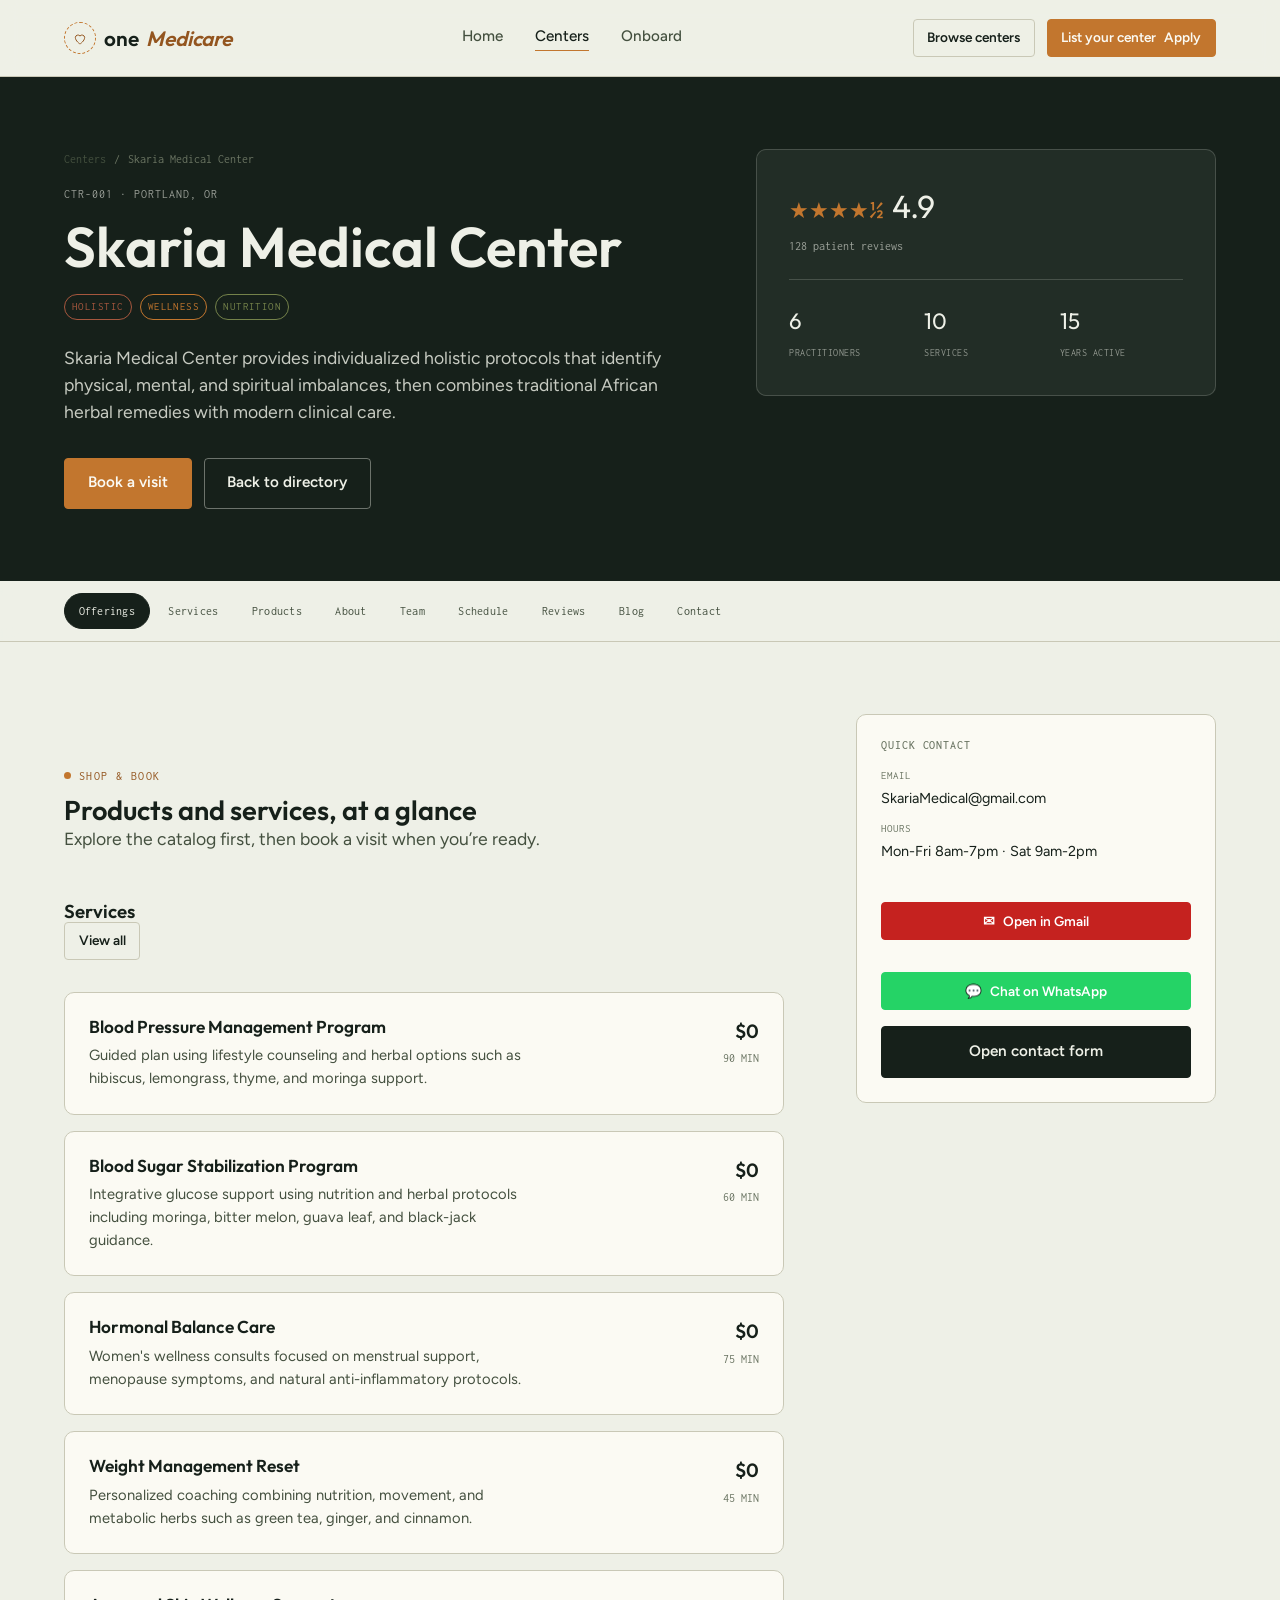
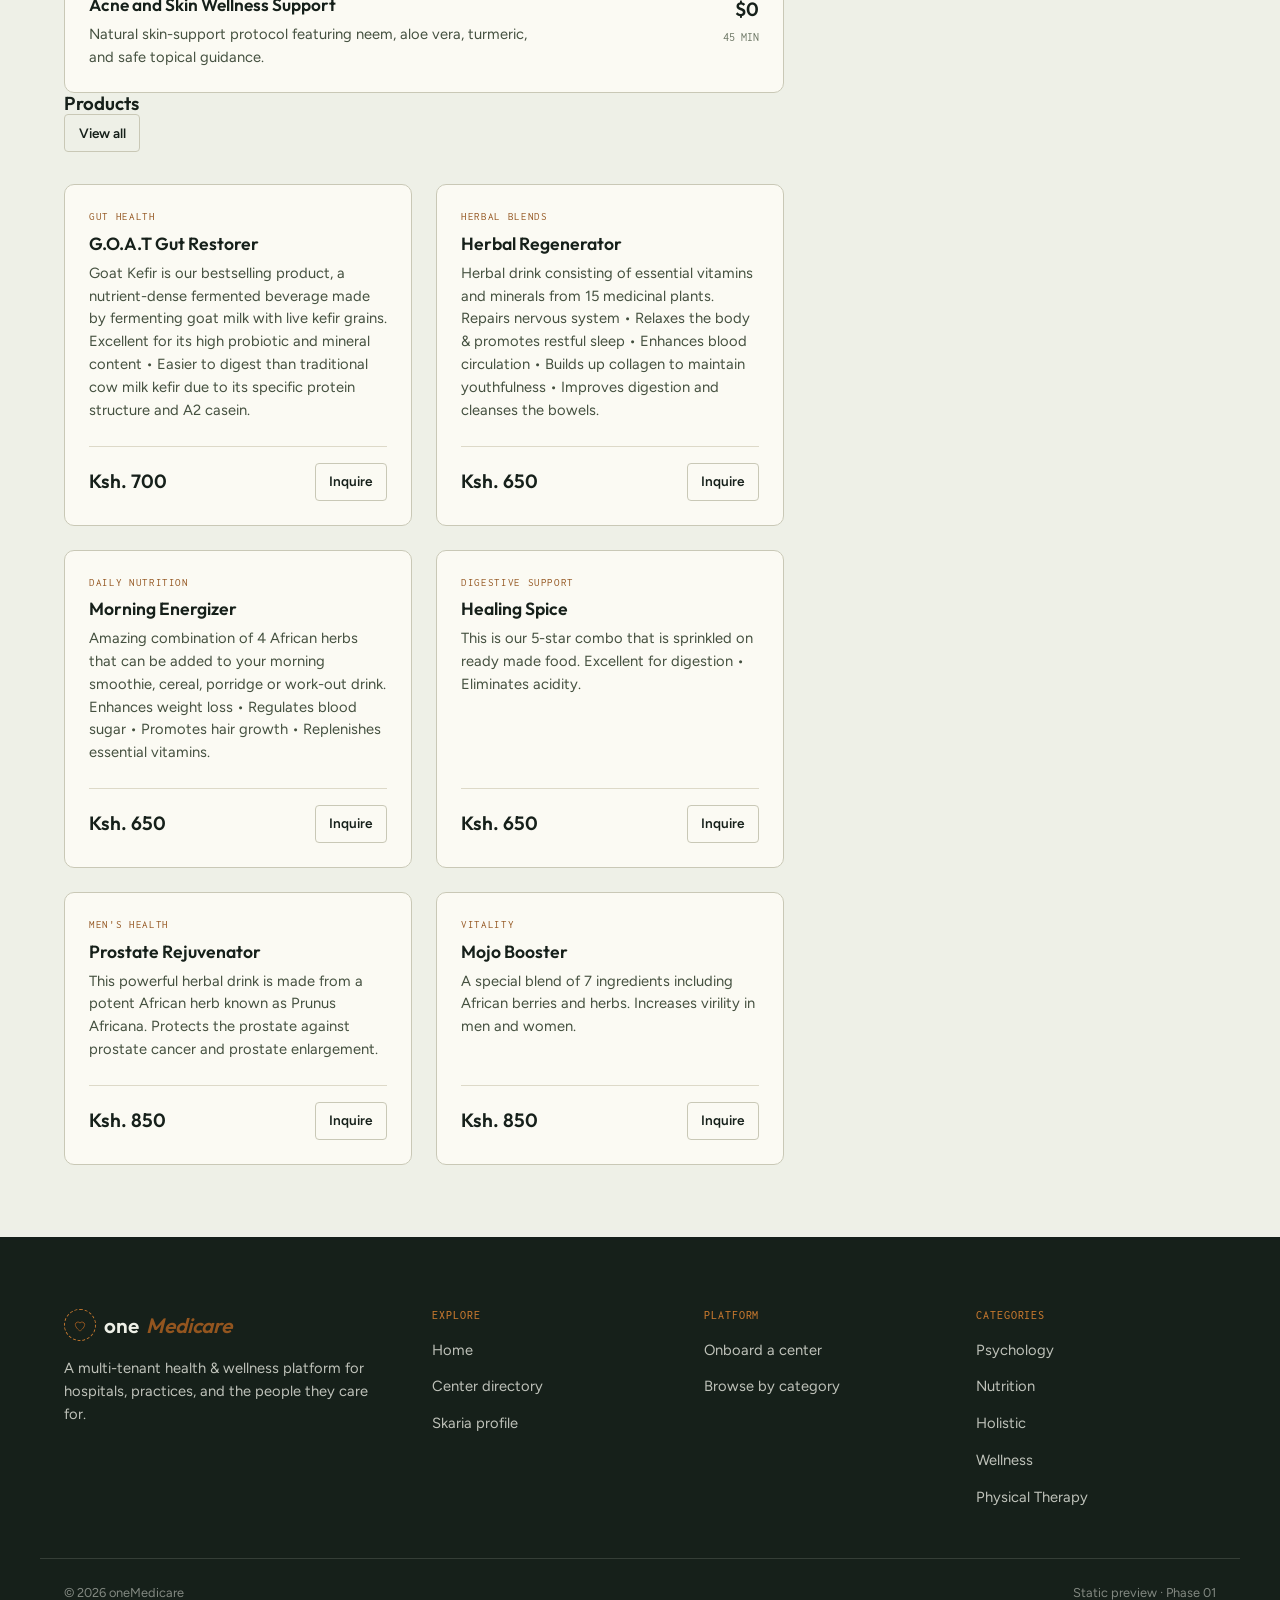
<file: center.html>
<!DOCTYPE html>
<html lang="en">
<head>
  <meta charset="UTF-8" />
  <meta name="viewport" content="width=device-width, initial-scale=1.0" />
  <meta name="description" content="Center profile on oneMedicare: services, team, products, blog, and contact." />
  <title>Center profile | oneMedicare</title>
  <link rel="stylesheet" href="assets/styles.css" />
</head>
<body id="centerProfile">
  <header class="site-header" data-site-header data-active="centers"></header>

  <main>
    <section class="profile-hero" id="profileHero"></section>

    <div class="profile-tabs-wrap">
      <div class="container">
        <nav class="profile-tabs" id="profileTabs" role="tablist" aria-label="Center sections"></nav>
      </div>
    </div>

    <div class="container profile-body">
      <div class="profile-main">
        <div class="tab-panels" id="tabPanels"></div>
      </div>
      <aside class="profile-sidebar" id="profileSidebar"></aside>
    </div>
  </main>

  <footer class="site-footer" data-site-footer></footer>

  <script src="assets/data.js"></script>
  <script src="assets/app.js"></script>
</body>
</html>
</file>
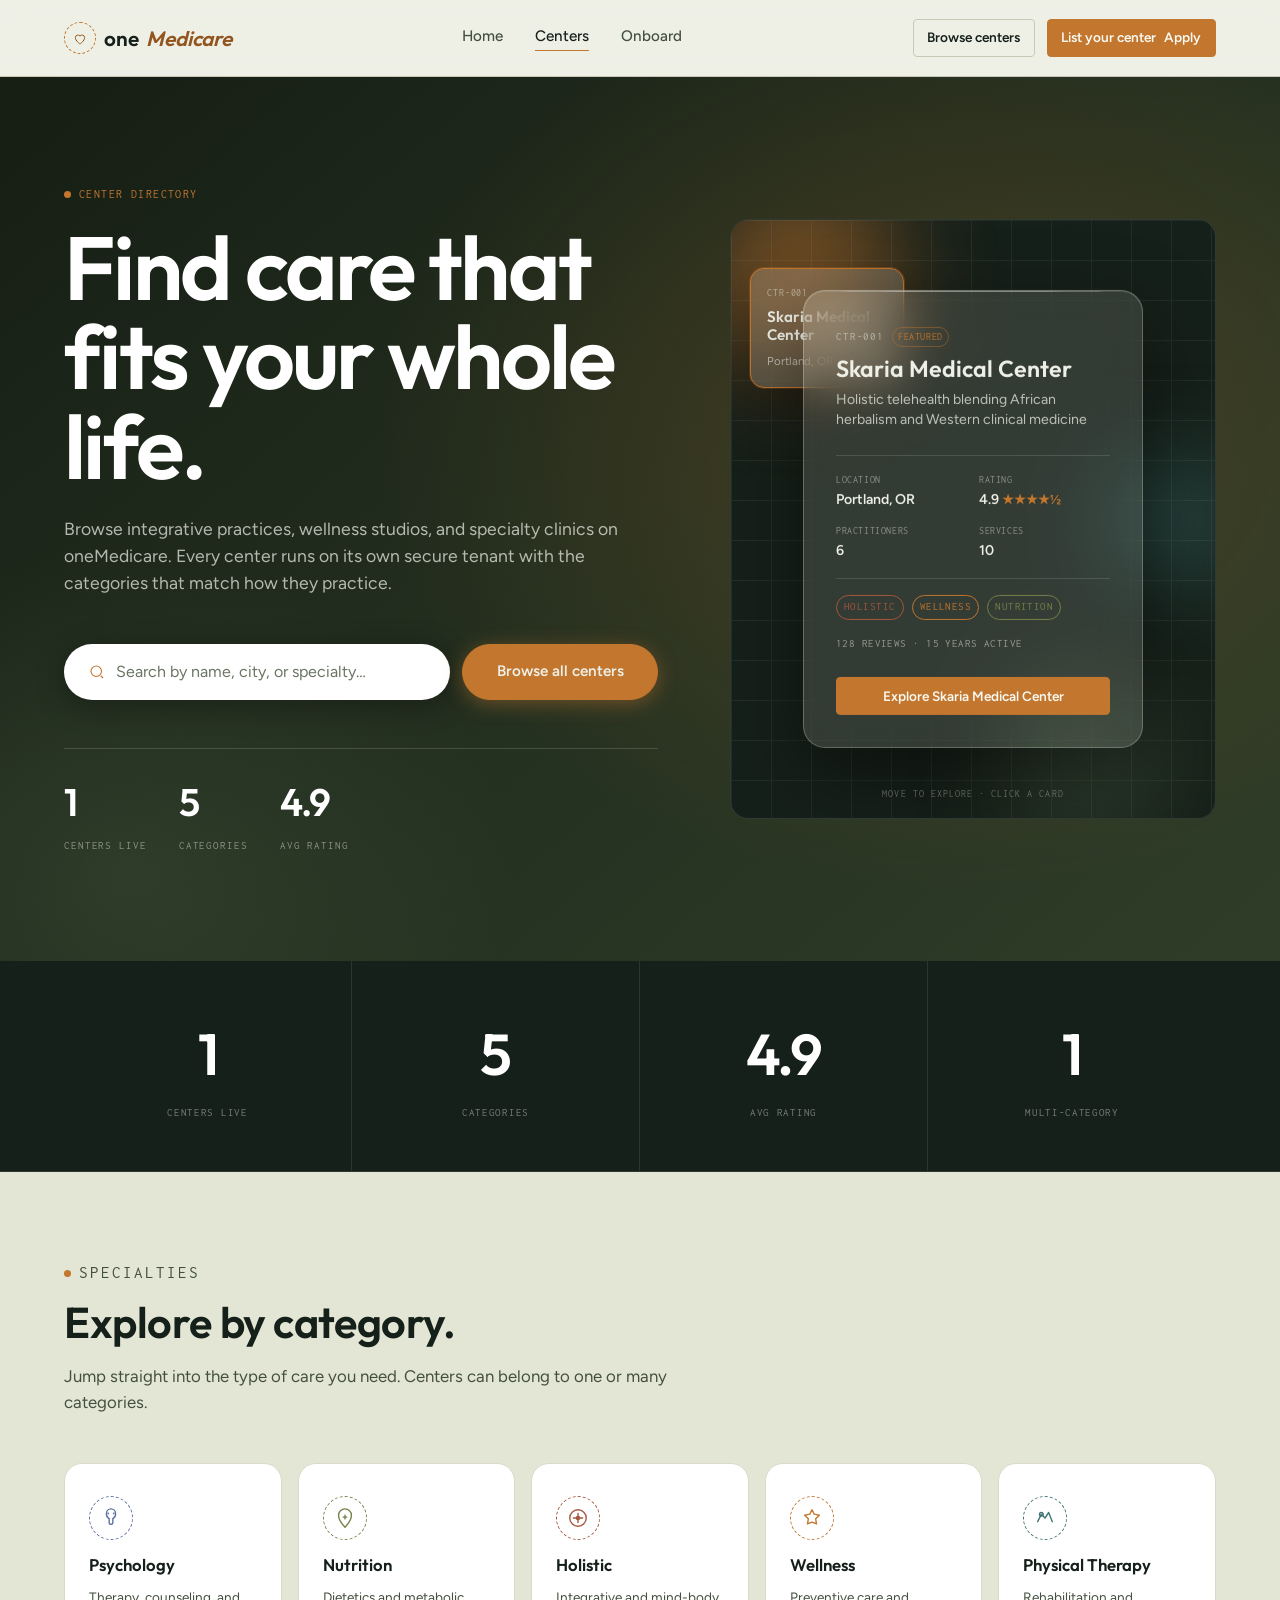
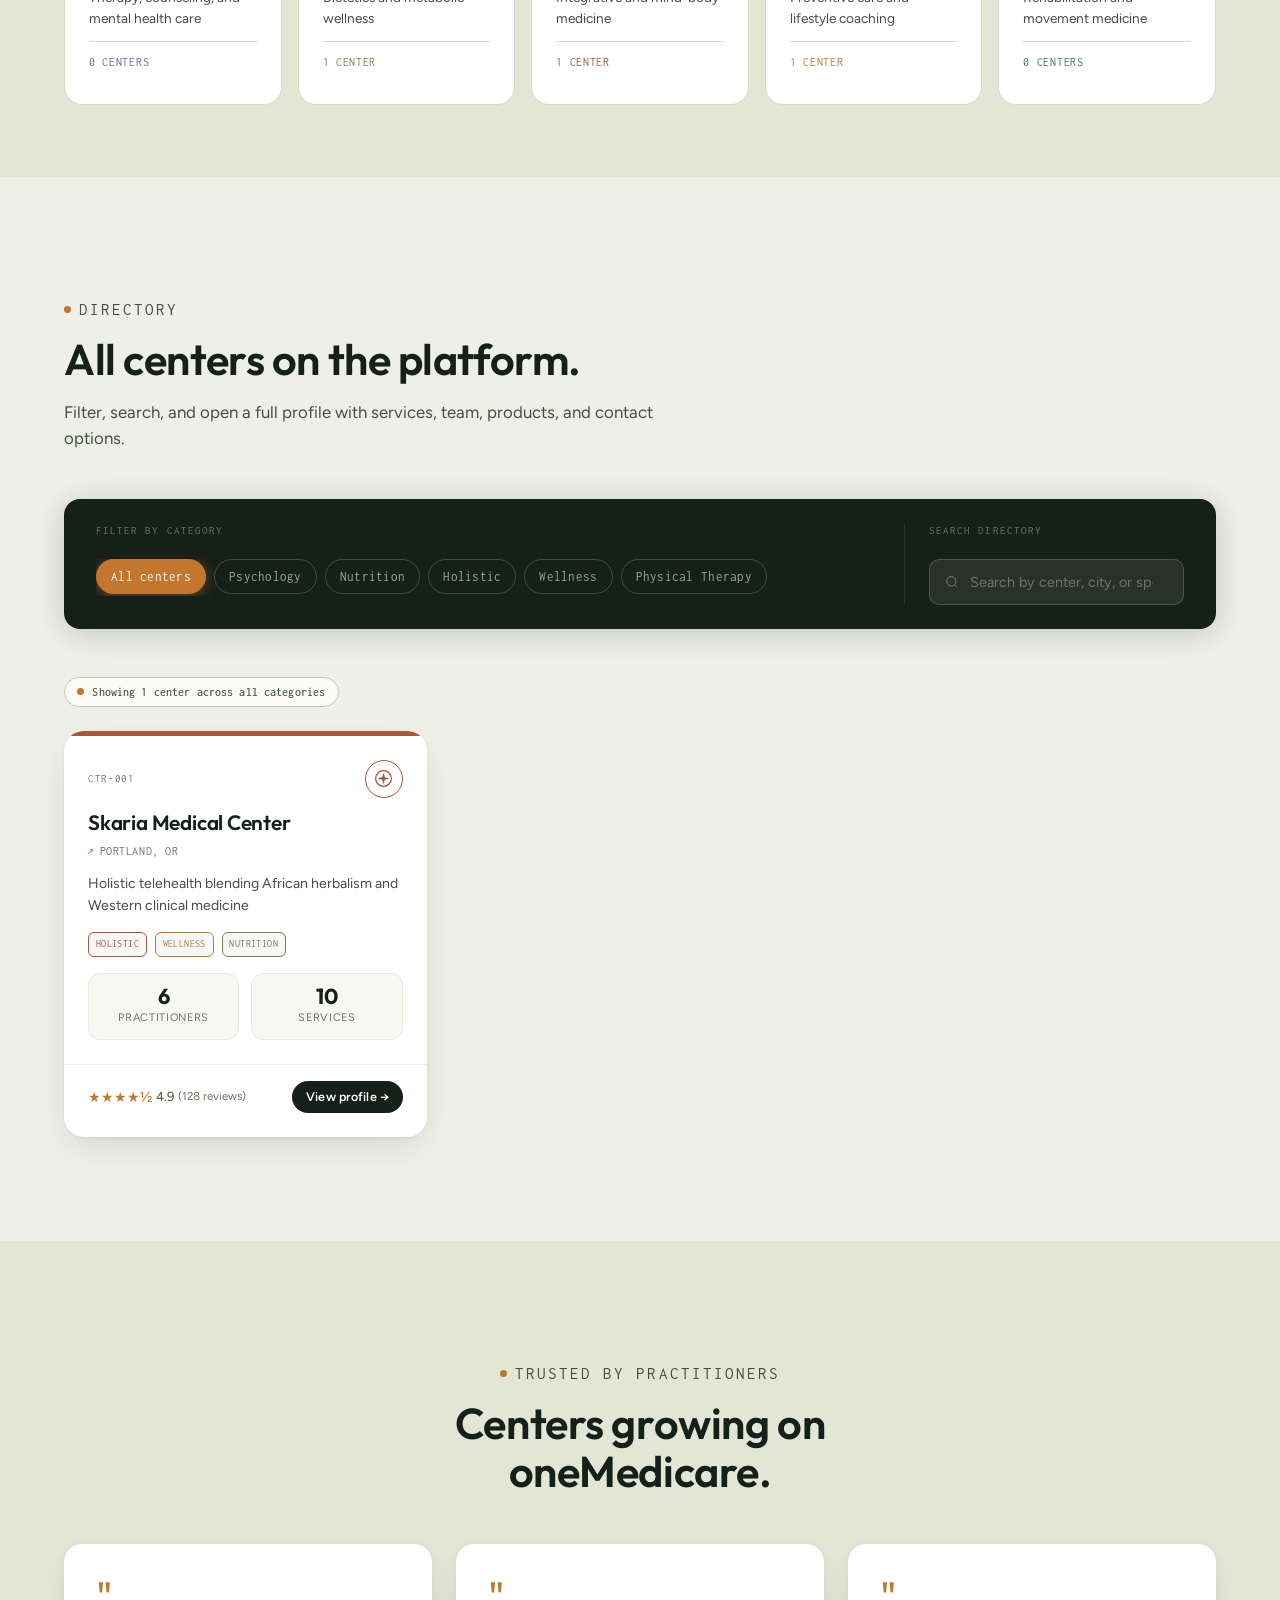
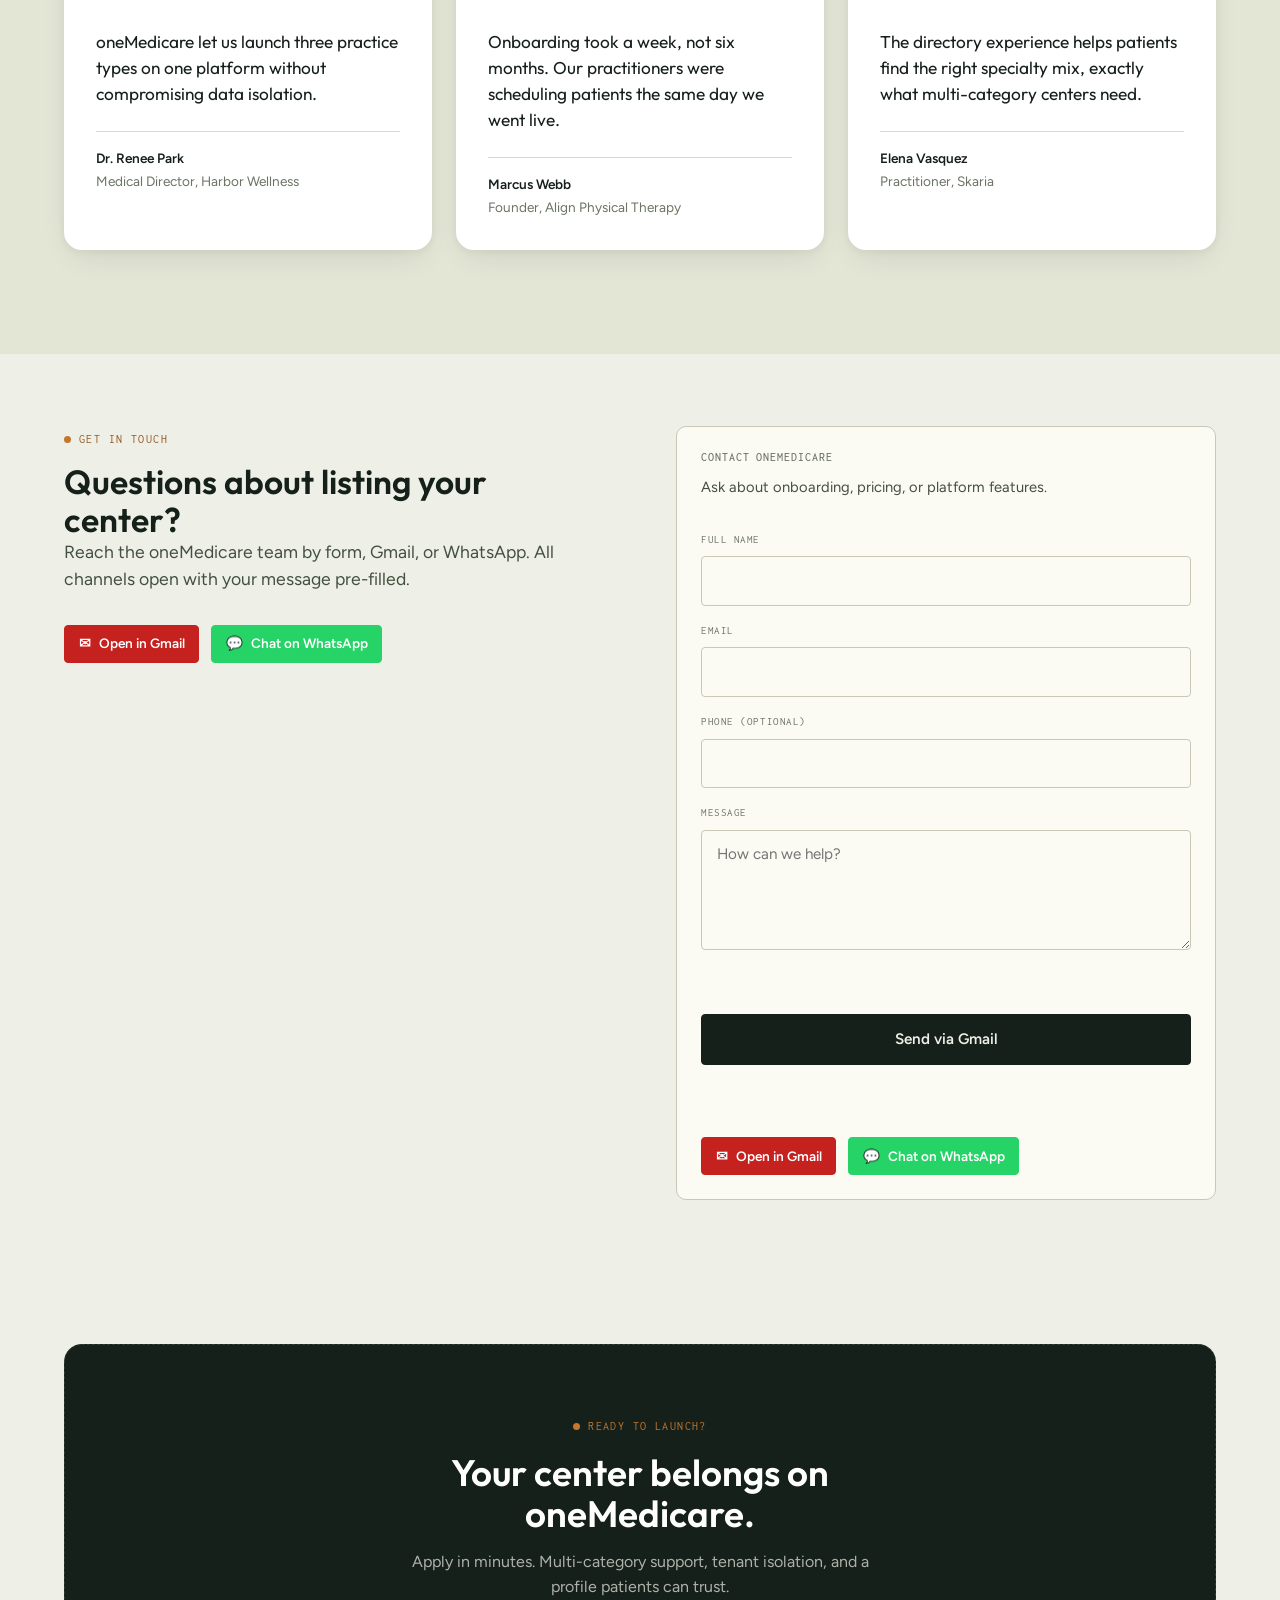
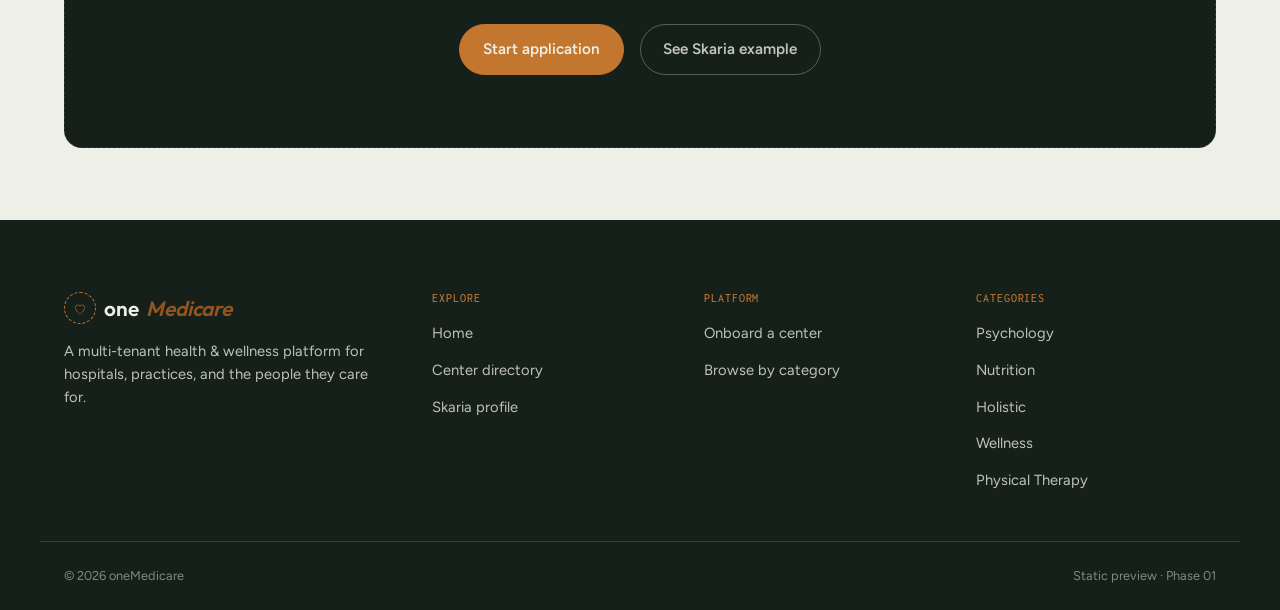
<file: centers.html>
<!DOCTYPE html>
<html lang="en">
<head>
  <meta charset="UTF-8" />
  <meta name="viewport" content="width=device-width, initial-scale=1.0" />
  <meta name="description" content="Discover holistic, wellness, psychology, and therapy centers on oneMedicare. Find care near you or list your practice." />
  <title>Find your center | oneMedicare</title>
  <link rel="stylesheet" href="assets/styles.css" />
  <link rel="stylesheet" href="assets/centers.css" />
</head>
<body id="centersPage">
  <header class="site-header" data-site-header data-active="centers"></header>

  <main>
    <section class="centers-hero hero section">
      <div class="container hero-grid">
        <div class="hero-copy">
          <p class="eyebrow">Center directory</p>
          <h1>Find care that fits your whole life.</h1>
          <p class="lede">
            Browse integrative practices, wellness studios, and specialty clinics on oneMedicare.
            Every center runs on its own secure tenant with the categories that match how they practice.
          </p>
          <div class="centers-hero-search">
            <label class="search-field search-field--hero" for="heroSearch">
              <svg viewBox="0 0 24 24" fill="none" stroke="currentColor" stroke-width="1.5" aria-hidden="true"><circle cx="11" cy="11" r="7"/><path d="M20 20l-3-3"/></svg>
              <span class="visually-hidden">Search centers</span>
              <input type="search" id="heroSearch" placeholder="Search by name, city, or specialty…" autocomplete="off" />
            </label>
            <a href="#browse" class="btn btn-primary">Browse all centers</a>
          </div>
          <div class="hero-meta" id="centersHeroMeta" aria-label="Directory highlights"></div>
        </div>
        <div class="hero-scene-wrap">
          <div class="hero-scene" id="centersHeroScene" data-hero-scene tabindex="0" aria-label="Interactive center preview. Move pointer to explore centers.">
            <div class="hero-scene__ambient" aria-hidden="true">
              <span class="hero-orb hero-orb--a"></span>
              <span class="hero-orb hero-orb--b"></span>
              <span class="hero-orb hero-orb--c"></span>
              <span class="hero-scene__grid"></span>
            </div>
            <div class="hero-scene__stage" data-scene-stage>
              <div class="hero-scene__orbit" data-scene-orbit role="listbox" aria-label="Select a center"></div>
              <article class="glass-core" data-glass-core aria-live="polite"></article>
            </div>
            <p class="hero-scene__hint" aria-hidden="true">Move to explore · Click a card</p>
          </div>
        </div>
      </div>
    </section>

    <section class="stat-strip" aria-label="Platform statistics">
      <div class="container stat-strip-inner" id="centersStats"></div>
    </section>

    <section class="section section--tight band-paper-deep">
      <div class="container">
        <div class="section-head reveal">
          <p class="eyebrow">Specialties</p>
          <h2>Explore by category.</h2>
          <p>Jump straight into the type of care you need. Centers can belong to one or many categories.</p>
        </div>
        <div class="category-grid" id="centersCategoryStrip"></div>
      </div>
    </section>

    <section class="section" id="browse">
      <div class="container">
        <div class="section-head reveal">
          <p class="eyebrow">Directory</p>
          <h2>All centers on the platform.</h2>
          <p>Filter, search, and open a full profile with services, team, products, and contact options.</p>
        </div>

        <div class="directory-toolbar" aria-label="Directory controls">
          <div class="toolbar-block toolbar-block--filters">
            <p class="toolbar-label">Filter by category</p>
            <div role="group" aria-label="Filter by category" class="filter-pills" id="filterPills"></div>
          </div>
          <div class="toolbar-block toolbar-block--search">
            <p class="toolbar-label">Search directory</p>
            <label class="search-field" for="centerSearch">
              <svg viewBox="0 0 24 24" fill="none" stroke="currentColor" stroke-width="1.5" aria-hidden="true"><circle cx="11" cy="11" r="7"/><path d="M20 20l-3-3"/></svg>
              <span class="visually-hidden">Search centers</span>
              <input type="search" id="centerSearch" placeholder="Search by center, city, or specialty" autocomplete="off" />
            </label>
          </div>
        </div>

        <p class="directory-meta" id="directoryMeta" aria-live="polite"></p>
        <div class="center-grid" id="centerGrid"></div>

        <div class="empty-state" id="emptyState" aria-hidden="true">
          <div class="empty-icon" aria-hidden="true">
            <svg viewBox="0 0 24 24" fill="none" stroke="currentColor" stroke-width="1.5"><circle cx="11" cy="11" r="7"/><path d="M8 11h6M11 8v6"/></svg>
          </div>
          <h3>No centers match</h3>
          <p>Try clearing your filters or searching with a different term.</p>
          <button type="button" class="btn btn-ghost" id="clearFilters">Clear filters</button>
        </div>
      </div>
    </section>

    <section class="section band-paper-deep">
      <div class="container">
        <div class="section-head section-head--center reveal">
          <p class="eyebrow">Trusted by practitioners</p>
          <h2>Centers growing on oneMedicare.</h2>
        </div>
        <div class="testimonial-grid" id="centersTestimonials"></div>
      </div>
    </section>

    <section class="section section--tight" id="centersContact">
      <div class="container contact-split reveal">
        <div class="contact-split-copy">
          <p class="eyebrow">Get in touch</p>
          <h2>Questions about listing your center?</h2>
          <p class="lede">Reach the oneMedicare team by form, Gmail, or WhatsApp. All channels open with your message pre-filled.</p>
          <div class="channel-buttons" id="platformChannelBtns"></div>
        </div>
        <div class="contact-split-form sidebar-card" id="platformContactForm"></div>
      </div>
    </section>

    <section class="section section--tight">
      <div class="container">
        <div class="cta-banner reveal">
          <p class="eyebrow">Ready to launch?</p>
          <h2>Your center belongs on oneMedicare.</h2>
          <p>Apply in minutes. Multi-category support, tenant isolation, and a profile patients can trust.</p>
          <div class="cta-actions">
            <a href="onboard.html" class="btn btn-primary">Start application</a>
            <a href="index.html" class="btn btn-ghost">See Skaria example</a>
          </div>
        </div>
      </div>
    </section>
  </main>

  <footer class="site-footer" data-site-footer></footer>

  <script src="assets/data.js"></script>
  <script src="assets/app.js"></script>
</body>
</html>
</file>
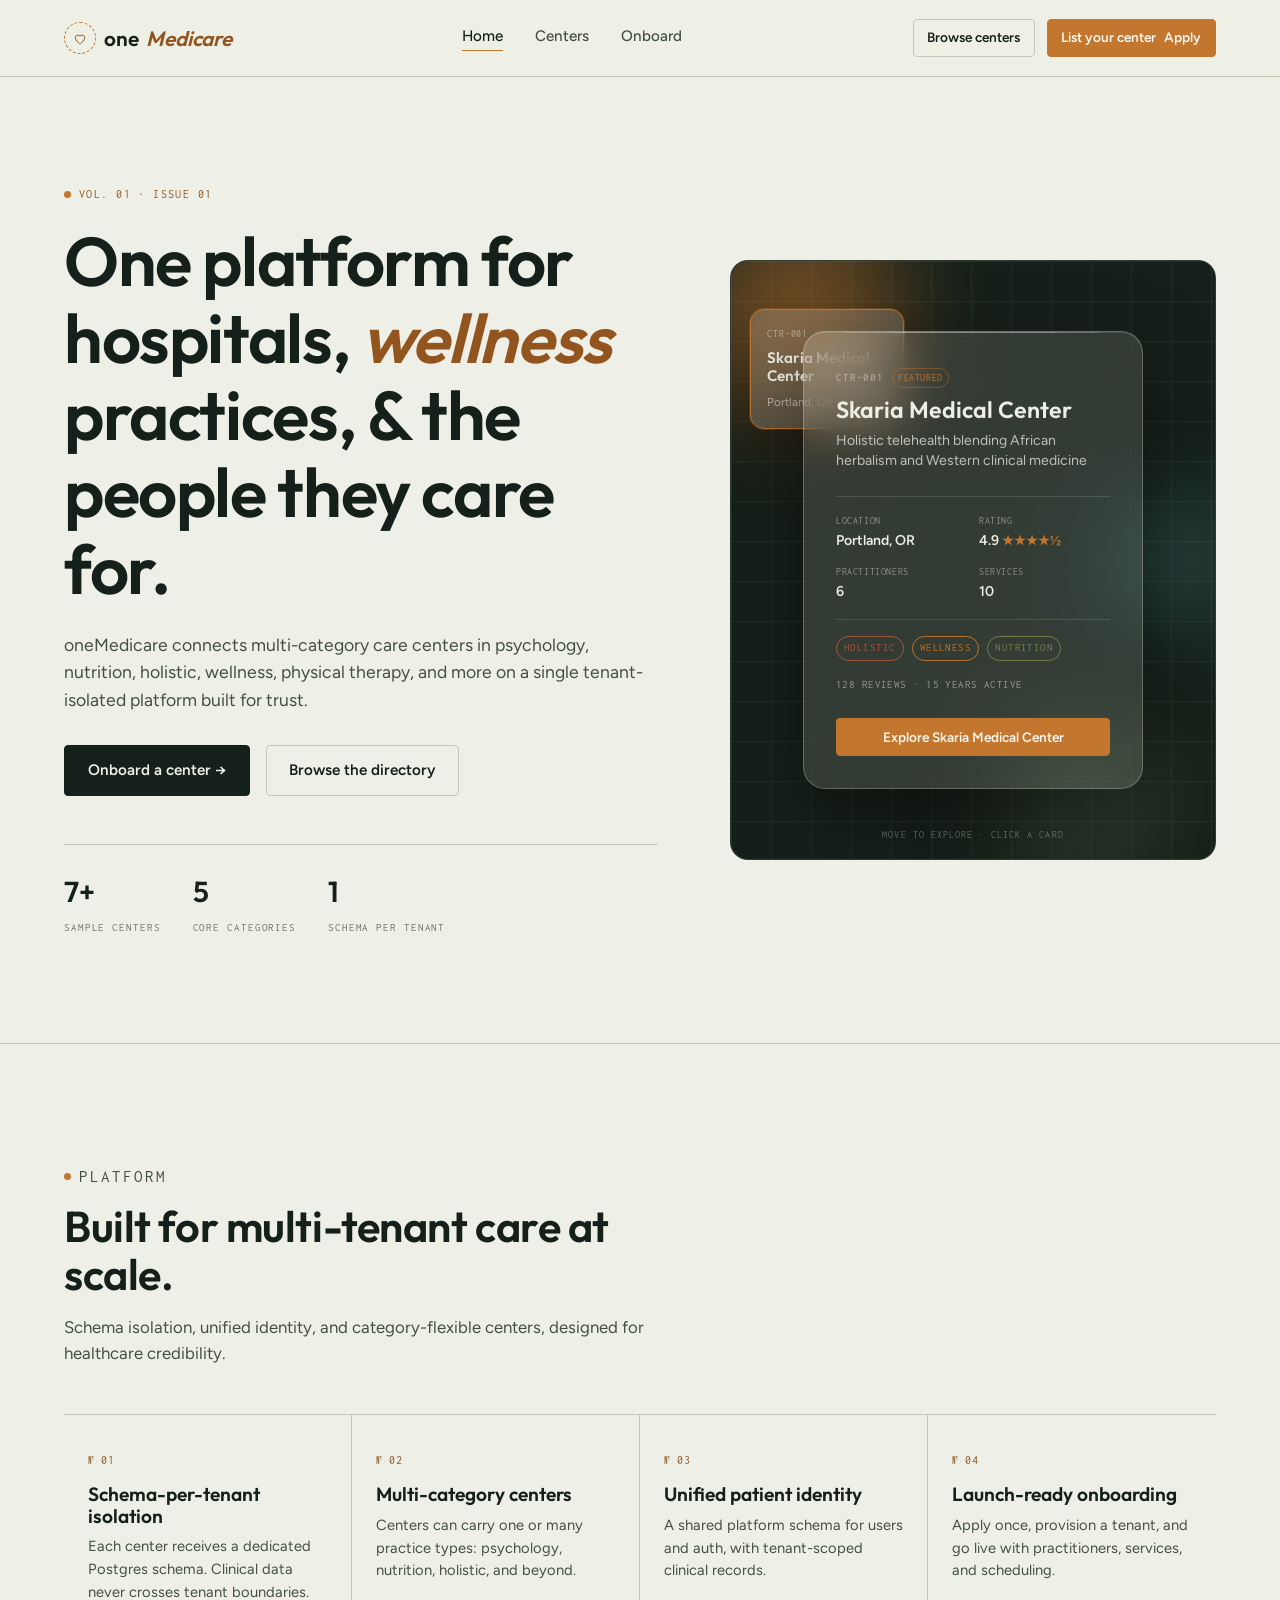
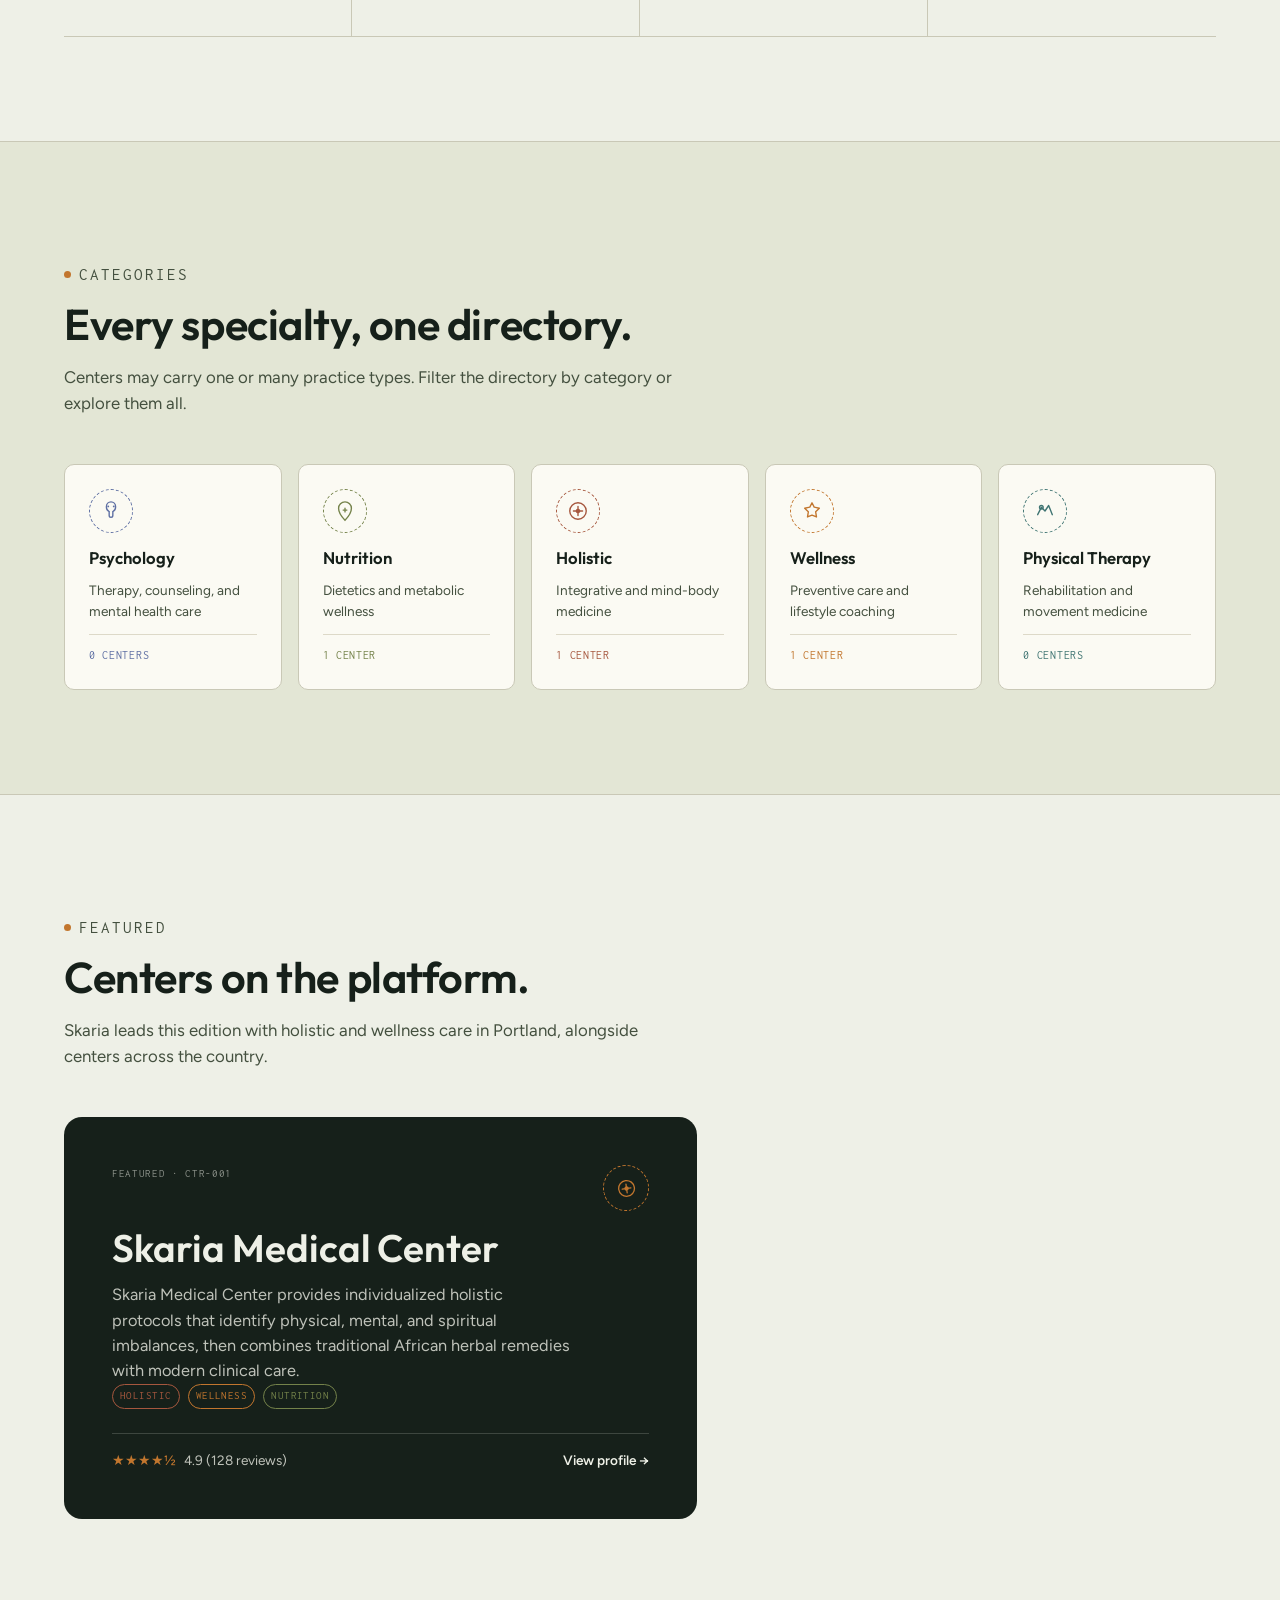
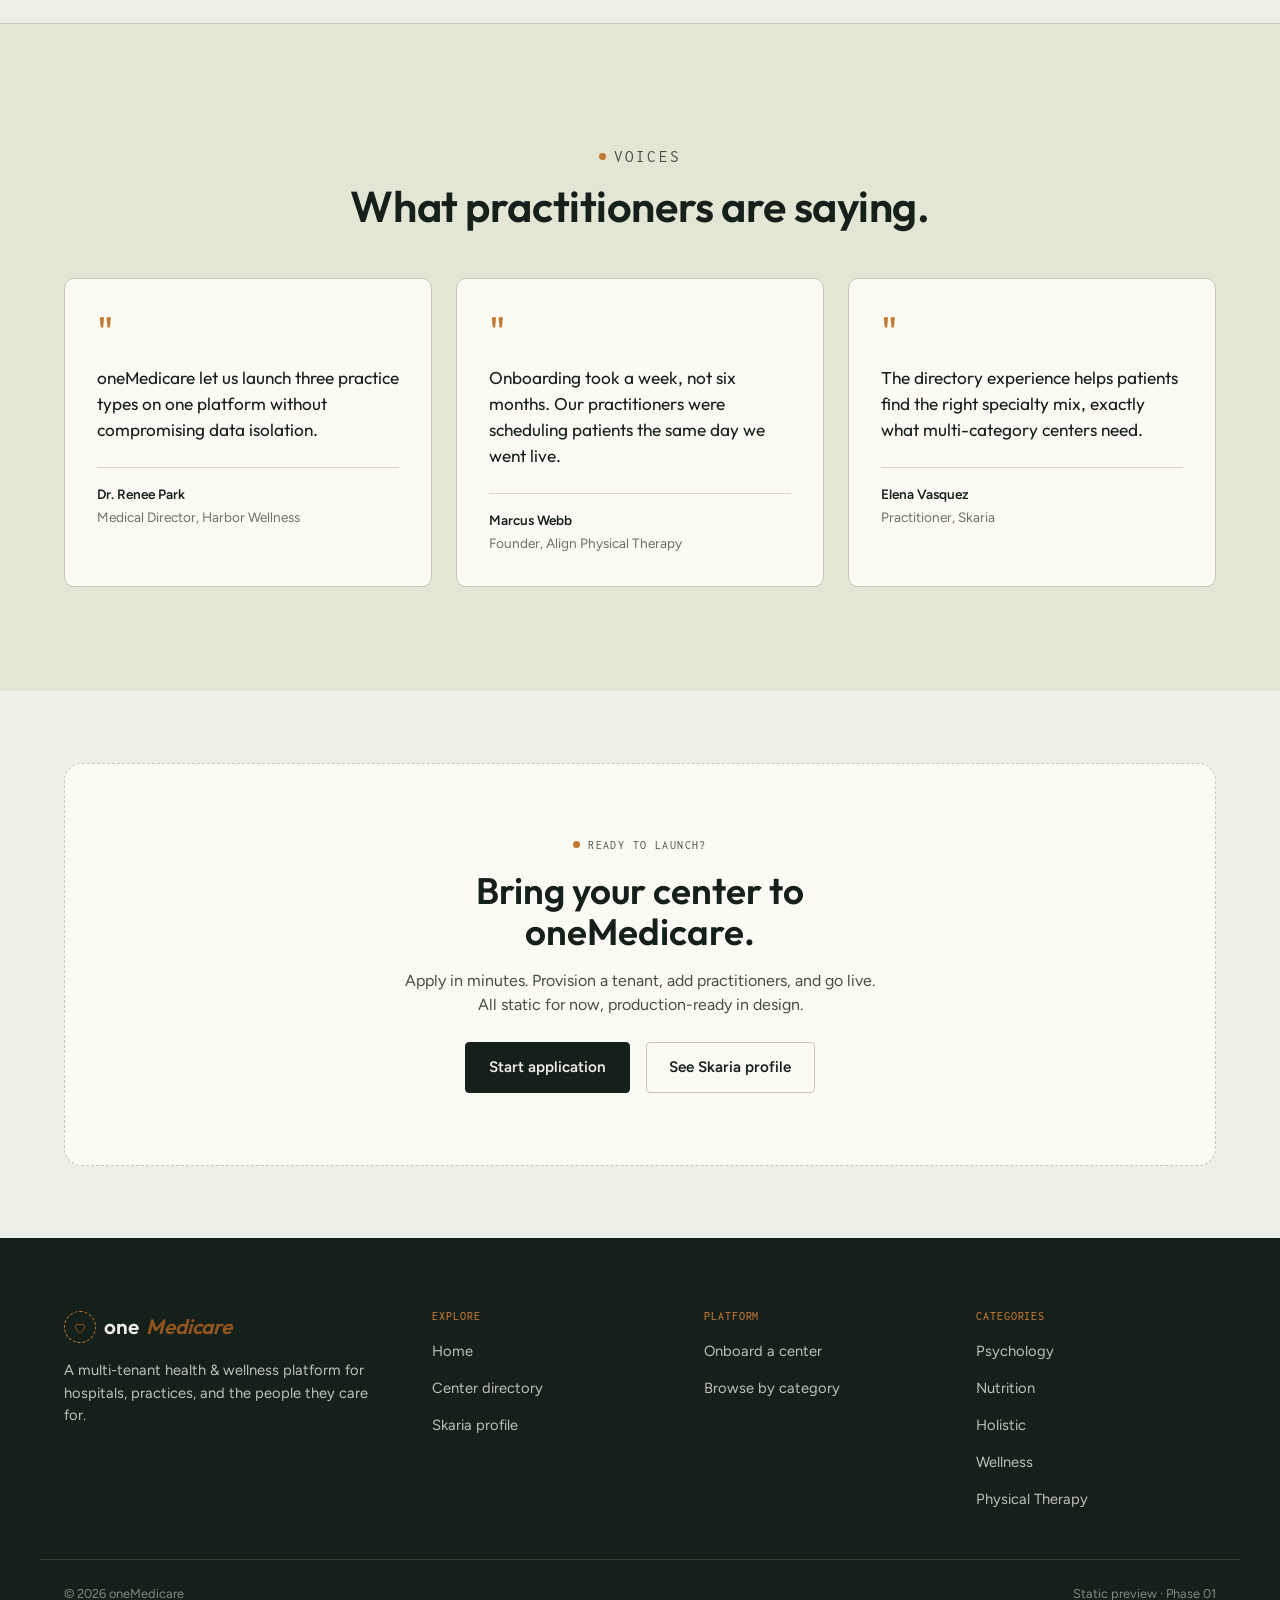
<file: directory.html>
<!DOCTYPE html>
<html lang="en">
<head>
  <meta charset="UTF-8" />
  <meta name="viewport" content="width=device-width, initial-scale=1.0" />
  <meta name="description" content="oneMedicare is a multi-tenant health and wellness platform for hospitals, practices, and the people they care for." />
  <title>oneMedicare | A multi-tenant journal of care</title>
  <link rel="stylesheet" href="assets/styles.css" />
</head>
<body>
  <header class="site-header" data-site-header data-active="home"></header>

  <main>
    <section class="hero section">
      <div class="container hero-grid">
        <div class="hero-copy">
          <p class="eyebrow">Vol. 01 · Issue 01</p>
          <h1>One platform for hospitals, <em>wellness</em> practices, &amp; the people they care for.</h1>
          <p class="lede">
            oneMedicare connects multi-category care centers in psychology, nutrition, holistic, wellness,
            physical therapy, and more on a single tenant-isolated platform built for trust.
          </p>
          <div class="hero-actions">
            <a href="onboard.html" class="btn btn-primary">Onboard a center →</a>
            <a href="centers.html" class="btn btn-ghost">Browse the directory</a>
          </div>
          <div class="hero-meta">
            <div class="hero-meta-item">
              <span class="num">7+</span>
              <span class="label">Sample centers</span>
            </div>
            <div class="hero-meta-item">
              <span class="num">5</span>
              <span class="label">Core categories</span>
            </div>
            <div class="hero-meta-item">
              <span class="num">1</span>
              <span class="label">Schema per tenant</span>
            </div>
          </div>
        </div>
        <div class="hero-scene-wrap">
          <div class="hero-scene" id="homeHeroScene" data-hero-scene tabindex="0" aria-label="Interactive center preview. Move pointer to explore centers.">
            <div class="hero-scene__ambient" aria-hidden="true">
              <span class="hero-orb hero-orb--a"></span>
              <span class="hero-orb hero-orb--b"></span>
              <span class="hero-orb hero-orb--c"></span>
              <span class="hero-scene__grid"></span>
            </div>
            <div class="hero-scene__stage" data-scene-stage>
              <div class="hero-scene__orbit" data-scene-orbit role="listbox" aria-label="Select a center"></div>
              <article class="glass-core" data-glass-core aria-live="polite"></article>
            </div>
            <p class="hero-scene__hint" aria-hidden="true">Move to explore · Click a card</p>
          </div>
        </div>
      </div>
    </section>

    <section class="section section--rule-top">
      <div class="container">
        <div class="section-head reveal">
          <p class="eyebrow">Platform</p>
          <h2>Built for multi-tenant care at scale.</h2>
          <p>Schema isolation, unified identity, and category-flexible centers, designed for healthcare credibility.</p>
        </div>
        <div class="ledger-grid" id="valueGrid"></div>
      </div>
    </section>

    <section class="section section--rule-top band-paper-deep">
      <div class="container">
        <div class="section-head reveal">
          <p class="eyebrow">Categories</p>
          <h2>Every specialty, one directory.</h2>
          <p>Centers may carry one or many practice types. Filter the directory by category or explore them all.</p>
        </div>
        <div class="category-grid" id="categoryGrid"></div>
      </div>
    </section>

    <section class="section section--rule-top">
      <div class="container">
        <div class="section-head reveal">
          <p class="eyebrow">Featured</p>
          <h2>Centers on the platform.</h2>
          <p>Skaria leads this edition with holistic and wellness care in Portland, alongside centers across the country.</p>
        </div>
        <div class="featured-layout" id="featuredLayout"></div>
      </div>
    </section>

    <section class="section section--rule-top band-paper-deep">
      <div class="container">
        <div class="section-head section-head--center reveal">
          <p class="eyebrow">Voices</p>
          <h2>What practitioners are saying.</h2>
        </div>
        <div class="testimonial-grid" id="testimonialGrid"></div>
      </div>
    </section>

    <section class="section section--tight">
      <div class="container">
        <div class="cta-banner reveal">
          <p class="eyebrow">Ready to launch?</p>
          <h2>Bring your center to oneMedicare.</h2>
          <p>Apply in minutes. Provision a tenant, add practitioners, and go live. All static for now, production-ready in design.</p>
          <div class="cta-actions">
            <a href="onboard.html" class="btn btn-primary">Start application</a>
            <a href="index.html" class="btn btn-ghost">See Skaria profile</a>
          </div>
        </div>
      </div>
    </section>
  </main>

  <footer class="site-footer" data-site-footer></footer>

  <script src="assets/data.js"></script>
  <script src="assets/app.js"></script>
</body>
</html>
</file>
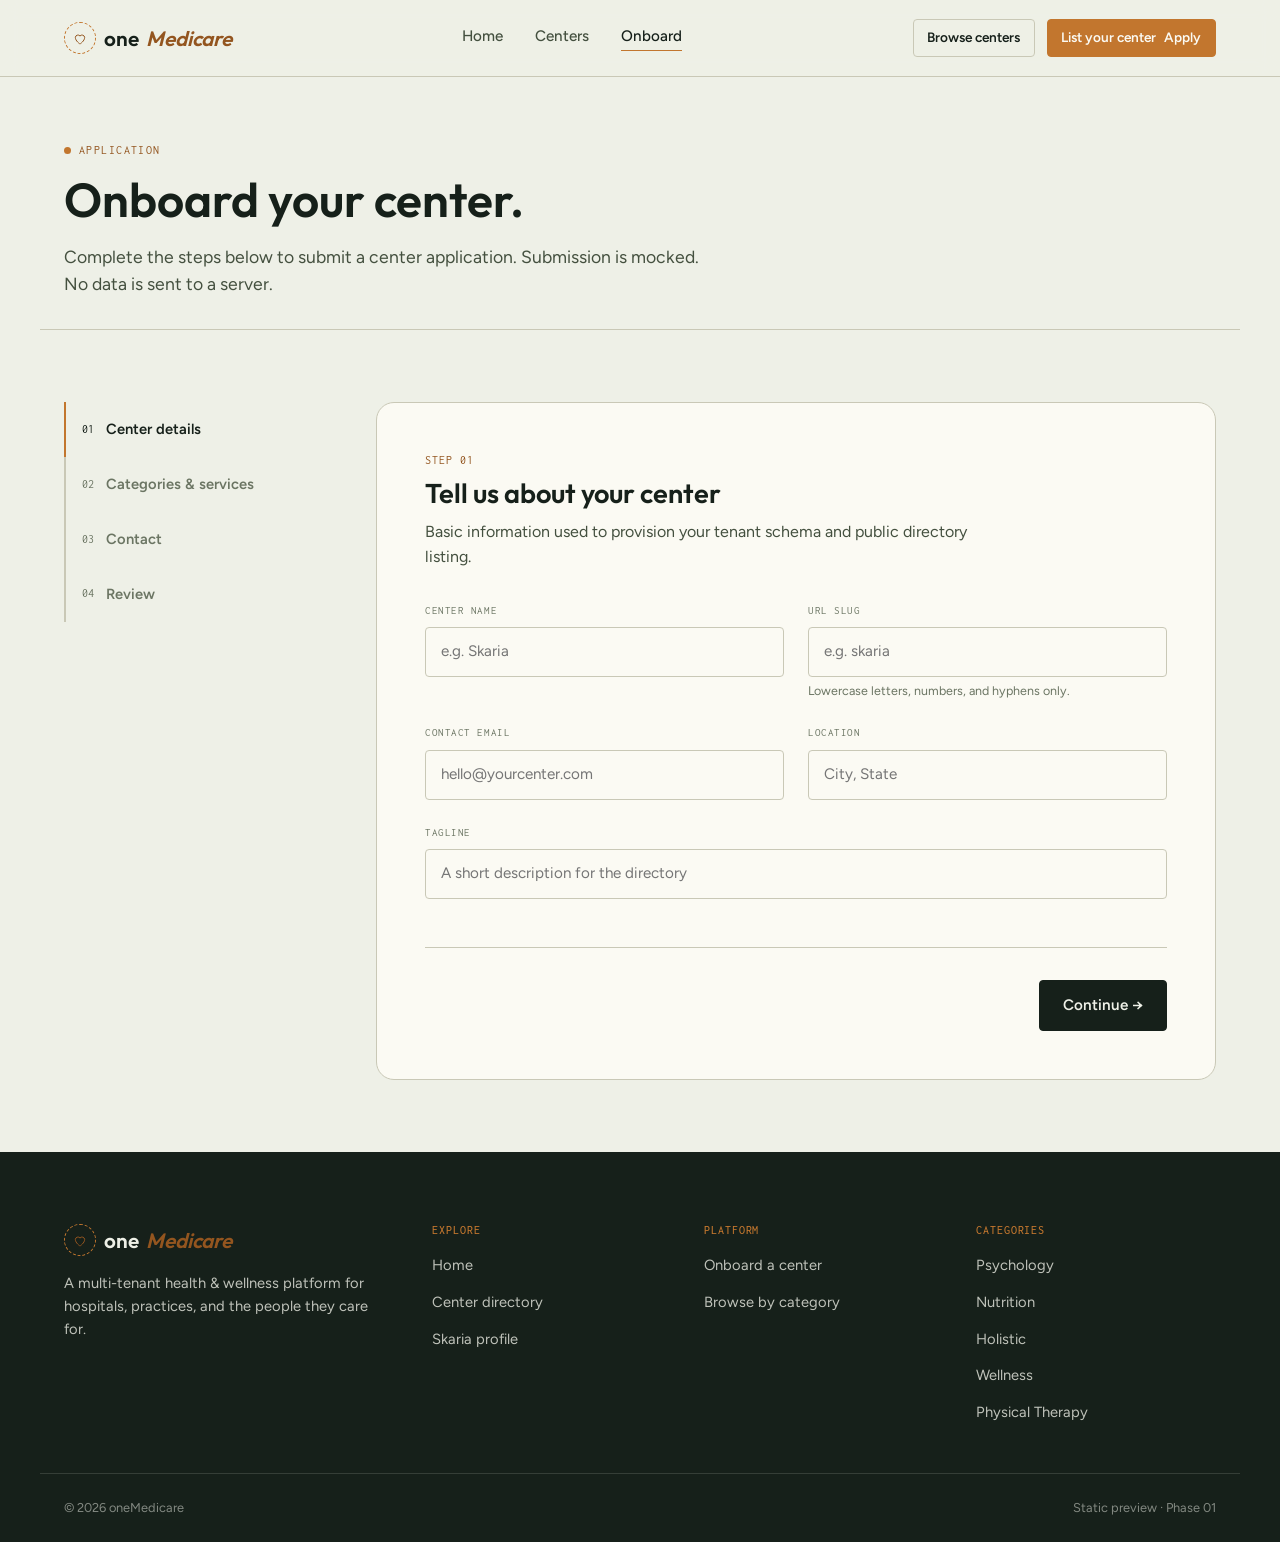
<file: onboard.html>
<!DOCTYPE html>
<html lang="en">
<head>
  <meta charset="UTF-8" />
  <meta name="viewport" content="width=device-width, initial-scale=1.0" />
  <meta name="description" content="Apply to onboard your care center on oneMedicare." />
  <title>Onboard a center | oneMedicare</title>
  <link rel="stylesheet" href="assets/styles.css" />
</head>
<body>
  <header class="site-header" data-site-header data-active="onboard"></header>

  <main>
    <div class="container page-header">
      <p class="eyebrow">Application</p>
      <h1>Onboard your center.</h1>
      <p class="lede">Complete the steps below to submit a center application. Submission is mocked. No data is sent to a server.</p>
    </div>

    <div class="container apply-layout">
      <nav class="step-nav" id="stepNav" aria-label="Application steps">
        <button type="button" class="step-nav-item is-active" data-step="0">
          <span class="step-num">01</span>
          <span class="step-title">Center details</span>
        </button>
        <button type="button" class="step-nav-item" data-step="1">
          <span class="step-num">02</span>
          <span class="step-title">Categories &amp; services</span>
        </button>
        <button type="button" class="step-nav-item" data-step="2">
          <span class="step-num">03</span>
          <span class="step-title">Contact</span>
        </button>
        <button type="button" class="step-nav-item" data-step="3">
          <span class="step-num">04</span>
          <span class="step-title">Review</span>
        </button>
      </nav>

      <div class="form-panel">
        <form id="onboardForm" novalidate>
          <div class="form-step">
            <p class="step-eyebrow">Step 01</p>
            <h2>Tell us about your center</h2>
            <p class="step-intro">Basic information used to provision your tenant schema and public directory listing.</p>
            <div class="form-grid form-grid--2">
              <div class="field" id="centerNameField">
                <label for="centerName">Center name</label>
                <input id="centerName" name="centerName" type="text" required placeholder="e.g. Skaria" autocomplete="organization" />
                <p class="field-error">Center name is required.</p>
              </div>
              <div class="field" id="centerSlugField">
                <label for="centerSlug">URL slug</label>
                <input id="centerSlug" name="centerSlug" type="text" required placeholder="e.g. skaria" pattern="[a-z0-9-]+" />
                <p class="field-hint">Lowercase letters, numbers, and hyphens only.</p>
                <p class="field-error">A valid slug is required.</p>
              </div>
              <div class="field" id="centerEmailField">
                <label for="centerEmail">Contact email</label>
                <input id="centerEmail" name="centerEmail" type="email" required placeholder="hello@yourcenter.com" autocomplete="email" />
                <p class="field-error">A valid email is required.</p>
              </div>
              <div class="field">
                <label for="centerLocation">Location</label>
                <input id="centerLocation" name="centerLocation" type="text" placeholder="City, State" />
              </div>
            </div>
            <div class="field" style="margin-top:1.5rem">
              <label for="centerTagline">Tagline</label>
              <input id="centerTagline" name="centerTagline" type="text" placeholder="A short description for the directory" />
            </div>
            <div class="form-actions">
              <span></span>
              <button type="button" class="btn btn-primary" id="nextStep">Continue →</button>
            </div>
          </div>

          <div class="form-step" hidden>
            <p class="step-eyebrow">Step 02</p>
            <h2>Categories &amp; services</h2>
            <p class="step-intro">Select every practice type your center offers. Centers may carry multiple categories.</p>
            <div id="categoryGrid"></div>
            <p class="field-error" id="categoryError" hidden style="margin-top:1rem">Select at least one category.</p>

            <h3 style="margin-top:2rem;font-size:1.1rem">Initial services</h3>
            <p class="step-intro" style="margin-top:0.5rem">Add the services you'd like visible at launch.</p>
            <div class="dynamic-list" id="serviceList"></div>
            <button type="button" class="add-row-btn" id="addService">+ Add another service</button>

            <div class="form-actions">
              <button type="button" class="btn btn-ghost" id="prevStep">← Back</button>
              <button type="button" class="btn btn-primary" id="nextStep">Continue →</button>
            </div>
          </div>

          <div class="form-step" hidden>
            <p class="step-eyebrow">Step 03</p>
            <h2>Primary contact</h2>
            <p class="step-intro">Who should we reach for provisioning and onboarding support?</p>
            <div class="form-grid form-grid--2">
              <div class="field">
                <label for="contactName">Contact name</label>
                <input id="contactName" name="contactName" type="text" autocomplete="name" />
              </div>
              <div class="field">
                <label for="contactPhone">Phone</label>
                <input id="contactPhone" name="contactPhone" type="tel" autocomplete="tel" />
              </div>
            </div>
            <div class="form-actions">
              <button type="button" class="btn btn-ghost" id="prevStep">← Back</button>
              <button type="button" class="btn btn-primary" id="nextStep">Review application →</button>
            </div>
          </div>

          <div class="form-step" hidden>
            <p class="step-eyebrow">Step 04</p>
            <h2>Review &amp; submit</h2>
            <p class="step-intro">Confirm your details before submitting. In production this would provision a new tenant.</p>
            <div id="reviewPanel"></div>
            <div class="form-actions">
              <button type="button" class="btn btn-ghost" id="prevStep">← Back</button>
              <button type="submit" class="btn btn-primary">Submit application</button>
            </div>
          </div>
        </form>

        <div class="success-panel" id="onboardSuccess" hidden>
          <div class="success-stamp" aria-hidden="true">
            <svg viewBox="0 0 24 24" fill="none" stroke="currentColor" stroke-width="1.5"><path d="M5 12l5 5L19 7"/></svg>
          </div>
          <h2>Application received</h2>
          <span class="ref-code" id="refCode">APP-XXXX</span>
          <p class="success-copy">Your application has been recorded locally. In a connected app this would <code>POST /api/v1/tenants</code> and begin schema provisioning.</p>
          <ul class="next-steps">
            <li>Platform team reviews your categories and services</li>
            <li>Tenant schema <code>tenant_&lt;slug&gt;</code> is provisioned</li>
            <li>Practitioner accounts and scheduling go live</li>
          </ul>
          <pre class="pre" id="successPayload" style="margin-top:1.5rem;text-align:left;font-size:0.78rem;overflow:auto;padding:1rem;background:var(--color-paper-deep);border:1px solid var(--color-line);border-radius:var(--radius-sm)"></pre>
          <a href="centers.html" class="btn btn-primary">Browse directory</a>
        </div>
      </div>
    </div>
  </main>

  <footer class="site-footer" data-site-footer></footer>

  <script src="assets/data.js"></script>
  <script src="assets/app.js"></script>
</body>
</html>
</file>
<file: assets/styles.css>
/* =================================================================
   oneMedicare — Stylesheet
   A directory-ledger visual system: warm cool-paper background,
   index-card components, rubber-stamp category badges, hairline
   rules, and a mono "catalog number" running through every card.
   ================================================================= */

@import url("https://fonts.googleapis.com/css2?family=Outfit:wght@500;600;700&family=Figtree:wght@400;500;600;700&family=Inconsolata:wght@400;500;600&display=swap");

/* -----------------------------------------------------------------
   Tokens
   ----------------------------------------------------------------- */
:root {
  /* Core palette */
  --color-paper: #eef0e7;
  --color-paper-deep: #e3e6d5;
  --color-card: #fbfaf3;
  --color-ink: #16201a;
  --color-ink-soft: #44503f;
  --color-ink-faint: #6b7563;
  --color-moss: #46583f;
  --color-amber: #c2762e;
  --color-amber-deep: #93551f;
  --color-clay: #a6573e;
  --color-line: #c9c8b6;
  --color-line-soft: #ddd9c8;

  /* Category accents */
  --cat-psychology: #5e6fa3;
  --cat-nutrition: #74824a;
  --cat-holistic: #a6573e;
  --cat-wellness: #c2762e;
  --cat-physical-therapy: #3f7472;

  /* Type */
  --font-display: "Outfit", -apple-system, BlinkMacSystemFont, "Segoe UI", sans-serif;
  --font-body: "Figtree", -apple-system, BlinkMacSystemFont, "Segoe UI", sans-serif;
  --font-mono: "Inconsolata", "SFMono-Regular", Menlo, monospace;

  /* Spacing scale */
  --space-1: 0.25rem;
  --space-2: 0.5rem;
  --space-3: 0.75rem;
  --space-4: 1rem;
  --space-5: 1.5rem;
  --space-6: 2rem;
  --space-7: 3rem;
  --space-8: 4.5rem;
  --space-9: 6.5rem;

  --container-w: 1200px;

  /* Radius */
  --radius-sm: 4px;
  --radius-md: 10px;
  --radius-lg: 18px;
  --radius-full: 999px;

  /* Shadow */
  --shadow-card: 0 1px 2px rgba(22, 32, 26, 0.05), 0 10px 28px -16px rgba(22, 32, 26, 0.28);
  --shadow-lift: 0 22px 48px -20px rgba(22, 32, 26, 0.4);

  /* Motion */
  --ease: cubic-bezier(0.22, 0.61, 0.36, 1);
  --dur-fast: 160ms;
  --dur-base: 320ms;
  --dur-slow: 620ms;
}

/* Category color hookup — any descendant of an element carrying
   data-category inherits --cat-color through the cascade. */
[data-category="psychology"] { --cat-color: var(--cat-psychology); }
[data-category="nutrition"] { --cat-color: var(--cat-nutrition); }
[data-category="holistic"] { --cat-color: var(--cat-holistic); }
[data-category="wellness"] { --cat-color: var(--cat-wellness); }
[data-category="physical-therapy"] { --cat-color: var(--cat-physical-therapy); }

/* -----------------------------------------------------------------
   Reset & base
   ----------------------------------------------------------------- */
*,
*::before,
*::after { box-sizing: border-box; }

html { scroll-behavior: smooth; }

@media (prefers-reduced-motion: reduce) {
  html { scroll-behavior: auto; }
  *, *::before, *::after {
    animation-duration: 0.01ms !important;
    animation-iteration-count: 1 !important;
    transition-duration: 0.01ms !important;
    scroll-behavior: auto !important;
  }
}

body {
  margin: 0;
  background: var(--color-paper);
  color: var(--color-ink);
  font-family: var(--font-body);
  font-size: 16px;
  line-height: 1.55;
  -webkit-font-smoothing: antialiased;
}

img { max-width: 100%; display: block; }

a {
  color: inherit;
  text-decoration: none;
}

button {
  font: inherit;
  color: inherit;
  background: none;
  border: 0;
  cursor: pointer;
}

ul { list-style: none; margin: 0; padding: 0; }

h1, h2, h3, h4, h5 {
  font-family: var(--font-display);
  font-weight: 600;
  line-height: 1.12;
  margin: 0;
  color: var(--color-ink);
}

p { margin: 0; }

input, textarea, select {
  font: inherit;
  color: inherit;
}

/* Visible keyboard focus everywhere */
a:focus-visible,
button:focus-visible,
input:focus-visible,
textarea:focus-visible,
select:focus-visible,
[tabindex]:focus-visible {
  outline: 2.5px solid var(--color-amber);
  outline-offset: 3px;
  border-radius: 2px;
}

.container {
  width: 100%;
  max-width: var(--container-w);
  margin-inline: auto;
  padding-inline: var(--space-5);
}

@media (max-width: 640px) {
  .container { padding-inline: var(--space-4); }
}

.visually-hidden {
  position: absolute;
  width: 1px; height: 1px;
  padding: 0; margin: -1px;
  overflow: hidden;
  clip: rect(0,0,0,0);
  white-space: nowrap;
  border: 0;
}

/* -----------------------------------------------------------------
   Type utilities
   ----------------------------------------------------------------- */
.eyebrow {
  font-family: var(--font-mono);
  font-size: 0.74rem;
  letter-spacing: 0.12em;
  text-transform: uppercase;
  color: var(--color-amber-deep);
  display: inline-flex;
  align-items: center;
  gap: var(--space-2);
}

.eyebrow::before {
  content: "";
  width: 7px; height: 7px;
  background: var(--color-amber);
  border-radius: 50%;
  display: inline-block;
}

.section-head {
  max-width: 640px;
  margin-bottom: var(--space-7);
}

.section-head h2 {
  font-size: clamp(1.9rem, 1.5rem + 1.6vw, 2.7rem);
  margin-top: var(--space-3);
  letter-spacing: -0.01em;
}

.section-head p {
  margin-top: var(--space-4);
  color: var(--color-ink-soft);
  font-size: 1.05rem;
  max-width: 56ch;
}

.section-head--center {
  margin-inline: auto;
  text-align: center;
}

.lede {
  font-size: 1.1rem;
  color: var(--color-ink-soft);
  max-width: 60ch;
}

/* -----------------------------------------------------------------
   Buttons
   ----------------------------------------------------------------- */
.btn {
  display: inline-flex;
  align-items: center;
  justify-content: center;
  gap: var(--space-2);
  padding: 0.85em 1.5em;
  border-radius: var(--radius-sm);
  font-weight: 600;
  font-size: 0.95rem;
  border: 1.5px solid transparent;
  transition: transform var(--dur-fast) var(--ease), background var(--dur-fast) var(--ease),
    border-color var(--dur-fast) var(--ease), color var(--dur-fast) var(--ease);
  white-space: nowrap;
}

.btn:active { transform: translateY(1px); }

.btn-primary {
  background: var(--color-ink);
  color: var(--color-paper);
  border-color: var(--color-ink);
}
.btn-primary:hover { background: var(--color-amber-deep); border-color: var(--color-amber-deep); }

.btn-amber {
  background: var(--color-amber);
  color: var(--color-card);
  border-color: var(--color-amber);
}
.btn-amber:hover { background: var(--color-amber-deep); border-color: var(--color-amber-deep); }

.btn-ghost {
  background: transparent;
  color: var(--color-ink);
  border-color: var(--color-line);
}
.btn-ghost:hover { border-color: var(--color-ink); }

.btn-outline-light {
  background: transparent;
  color: var(--color-paper);
  border-color: rgba(238, 240, 231, 0.4);
}
.btn-outline-light:hover { border-color: var(--color-paper); background: rgba(238, 240, 231, 0.08); }

.btn-sm { padding: 0.55em 1em; font-size: 0.85rem; }
.btn-block { width: 100%; }

.btn[disabled] { opacity: 0.45; cursor: not-allowed; }

/* -----------------------------------------------------------------
   Header / Nav
   ----------------------------------------------------------------- */
.site-header {
  position: sticky;
  top: 0;
  z-index: 60;
  background: rgba(238, 240, 231, 0.92);
  backdrop-filter: blur(10px);
  border-bottom: 1px solid var(--color-line);
}

.header-inner {
  display: flex;
  align-items: center;
  justify-content: space-between;
  gap: var(--space-5);
  height: 76px;
}

.brand {
  display: inline-flex;
  align-items: center;
  gap: var(--space-2);
  font-family: var(--font-display);
  font-size: 1.3rem;
  font-weight: 600;
  letter-spacing: -0.01em;
  flex-shrink: 0;
}

.brand em { color: var(--color-amber-deep); }

.brand-mark {
  width: 32px; height: 32px;
  border-radius: 50%;
  border: 1.5px dashed var(--color-amber);
  display: inline-flex;
  align-items: center;
  justify-content: center;
  color: var(--color-amber-deep);
  flex-shrink: 0;
}
.brand-mark svg { width: 16px; height: 16px; }

.site-nav {
  display: flex;
  align-items: center;
  gap: var(--space-6);
}

.nav-link {
  font-size: 0.95rem;
  font-weight: 500;
  color: var(--color-ink-soft);
  position: relative;
  padding-bottom: 3px;
  transition: color var(--dur-fast) var(--ease);
}
.nav-link::after {
  content: "";
  position: absolute;
  left: 0; right: 100%;
  bottom: 0;
  height: 1.5px;
  background: var(--color-amber);
  transition: right var(--dur-base) var(--ease);
}
.nav-link:hover, .nav-link.is-active { color: var(--color-ink); }
.nav-link:hover::after, .nav-link.is-active::after { right: 0; }

.header-actions {
  display: flex;
  align-items: center;
  gap: var(--space-3);
  flex-shrink: 0;
}

.header-actions .btn-ghost { display: inline-flex; }

.nav-toggle {
  display: none;
  flex-direction: column;
  gap: 5px;
  padding: 8px;
}
.nav-toggle span {
  width: 22px; height: 2px;
  background: var(--color-ink);
  border-radius: 2px;
  transition: transform var(--dur-base) var(--ease), opacity var(--dur-fast) var(--ease);
}
.nav-toggle[aria-expanded="true"] span:nth-child(1) { transform: translateY(7px) rotate(45deg); }
.nav-toggle[aria-expanded="true"] span:nth-child(2) { opacity: 0; }
.nav-toggle[aria-expanded="true"] span:nth-child(3) { transform: translateY(-7px) rotate(-45deg); }

@media (max-width: 920px) {
  .site-nav {
    position: absolute;
    top: 76px;
    left: 0; right: 0;
    background: var(--color-card);
    border-bottom: 1px solid var(--color-line);
    flex-direction: column;
    align-items: stretch;
    gap: 0;
    padding: var(--space-3) var(--space-5) var(--space-5);
    max-height: 0;
    overflow: hidden;
    opacity: 0;
    transition: max-height var(--dur-base) var(--ease), opacity var(--dur-fast) var(--ease);
  }
  .site-nav.is-open { max-height: 420px; opacity: 1; }
  .site-nav .nav-link {
    padding: var(--space-3) 0;
    border-bottom: 1px solid var(--color-line-soft);
  }
  .header-actions .btn-ghost { display: none; }
  .nav-toggle { display: inline-flex; }
}

@media (max-width: 560px) {
  .header-actions .btn-amber span.btn-label-long { display: none; }
}

/* -----------------------------------------------------------------
   Hero (home)
   ----------------------------------------------------------------- */
.hero {
  padding-top: var(--space-8);
  padding-bottom: var(--space-9);
  overflow: hidden;
  position: relative;
}

.hero-grid {
  display: grid;
  grid-template-columns: 1.1fr 0.9fr;
  gap: var(--space-8);
  align-items: center;
}

.hero-copy h1 {
  font-size: clamp(2.6rem, 1.9rem + 3vw, 4.4rem);
  letter-spacing: -0.02em;
  margin-top: var(--space-4);
}
.hero-copy h1 em {
  color: var(--color-amber-deep);
}

.hero-copy .lede { margin-top: var(--space-5); }

.hero-actions {
  display: flex;
  gap: var(--space-4);
  margin-top: var(--space-6);
  flex-wrap: wrap;
}

.hero-meta {
  display: flex;
  gap: var(--space-6);
  margin-top: var(--space-7);
  padding-top: var(--space-5);
  border-top: 1px solid var(--color-line);
  flex-wrap: wrap;
}

.hero-meta-item .num {
  font-family: var(--font-display);
  font-size: 1.8rem;
  font-weight: 600;
  display: block;
}
.hero-meta-item .label {
  font-family: var(--font-mono);
  font-size: 0.7rem;
  text-transform: uppercase;
  letter-spacing: 0.08em;
  color: var(--color-ink-faint);
}

/* Hero card stack (legacy fallback) */
.card-stack {
  position: relative;
  height: 420px;
}

.stack-card {
  position: absolute;
  width: 280px;
  max-width: 86%;
  background: var(--color-card);
  border: 1px solid var(--color-line);
  border-radius: var(--radius-md);
  padding: var(--space-5);
  box-shadow: var(--shadow-card);
  opacity: 0;
  transform: translateY(24px) rotate(0deg);
  transition: transform var(--dur-slow) var(--ease), box-shadow var(--dur-base) var(--ease);
}

.is-loaded .stack-card {
  animation: stackIn var(--dur-slow) var(--ease) forwards;
}

.stack-card:nth-of-type(1) { top: 0; left: 4%; z-index: 3; animation-delay: 120ms; --rot: -7deg; }
.stack-card:nth-of-type(2) { top: 90px; left: 26%; z-index: 2; animation-delay: 260ms; --rot: 4deg; }
.stack-card:nth-of-type(3) { top: 190px; left: 8%; z-index: 1; animation-delay: 400ms; --rot: -2deg; }

@keyframes stackIn {
  from { opacity: 0; transform: translateY(24px) rotate(0deg); }
  to { opacity: 1; transform: translateY(0) rotate(var(--rot)); }
}

.stack-card:hover { transform: rotate(0deg) translateY(-4px); box-shadow: var(--shadow-lift); z-index: 5 !important; }

.stack-card .catalog-no {
  font-family: var(--font-mono);
  font-size: 0.68rem;
  color: var(--color-ink-faint);
  letter-spacing: 0.06em;
}
.stack-card h4 {
  font-size: 1.15rem;
  margin-top: var(--space-2);
}
.stack-card .stack-tagline {
  margin-top: var(--space-2);
  font-size: 0.85rem;
  color: var(--color-ink-soft);
}
.stack-card .pill-row { margin-top: var(--space-3); }

@media (max-width: 980px) {
  .hero-grid { grid-template-columns: 1fr; }
  .card-stack { height: 360px; margin-top: var(--space-6); }
  .hero-scene-wrap { margin-top: var(--space-6); }
}
@media (max-width: 560px) {
  .card-stack { height: 300px; }
  .stack-card { width: 230px; padding: var(--space-4); }
}

/* -----------------------------------------------------------------
   3D interactive hero scene (Noomo-inspired, CSS + vanilla JS)
   ----------------------------------------------------------------- */
.hero-scene-wrap {
  perspective: 1400px;
  width: 100%;
  min-height: 600px;
}

  .hero-scene {
    --mx: 0;
    --my: 0;
    position: relative;
    width: 100%;
    height: 600px;
    border-radius: var(--radius-lg);
    background: var(--color-ink);
    border: 1px solid rgba(238, 240, 231, 0.12);
    overflow: hidden;
    cursor: crosshair;
    outline: none;
  }

  .hero-scene:focus-visible {
    outline: 2.5px solid var(--color-amber);
    outline-offset: 3px;
  }

  .hero-scene__ambient {
    position: absolute;
    inset: 0;
    pointer-events: none;
    overflow: hidden;
  }

  .hero-orb {
    position: absolute;
    border-radius: 50%;
    filter: blur(48px);
    opacity: 0.55;
    animation: orbDrift 14s var(--ease) infinite alternate;
  }

  .hero-orb--a {
    width: 200px; height: 200px;
    top: -40px; left: -30px;
    background: var(--color-amber);
    animation-delay: 0s;
  }

  .hero-orb--b {
    width: 160px; height: 160px;
    bottom: -20px; right: 10%;
    background: var(--color-moss);
    animation-delay: -4s;
  }

  .hero-orb--c {
    width: 120px; height: 120px;
    top: 40%; right: -20px;
    background: var(--cat-physical-therapy);
    animation-delay: -8s;
  }

  @keyframes orbDrift {
    from { transform: translate(0, 0) scale(1); }
    to { transform: translate(24px, -18px) scale(1.08); }
  }

  .hero-scene__grid {
    position: absolute;
    inset: 0;
    opacity: 0.07;
    background-image:
      linear-gradient(rgba(238, 240, 231, 0.9) 1px, transparent 1px),
      linear-gradient(90deg, rgba(238, 240, 231, 0.9) 1px, transparent 1px);
    background-size: 40px 40px;
    transform: translate(calc(var(--mx) * -12px), calc(var(--my) * -12px));
    transition: transform 0.15s var(--ease);
  }

  .hero-scene__stage {
    position: absolute;
    inset: 0;
    transform-style: preserve-3d;
    transform: rotateX(0deg) rotateY(0deg);
    will-change: transform;
  }

  .hero-scene__orbit {
    position: absolute;
    inset: 0;
    transform-style: preserve-3d;
  }

  .float-card {
    position: absolute;
    width: 154px;
    padding: var(--space-4);
    text-align: left;
    font: inherit;
    color: var(--color-paper);
    background: rgba(251, 250, 243, 0.1);
    backdrop-filter: blur(14px);
    -webkit-backdrop-filter: blur(14px);
    border: 1px solid rgba(238, 240, 231, 0.22);
    border-radius: 14px;
    box-shadow: 0 12px 40px rgba(0, 0, 0, 0.28);
    cursor: pointer;
    transform-style: preserve-3d;
    transform:
      translateX(calc(var(--mx, 0) * 18px))
      translateY(calc(var(--my, 0) * 14px))
      translateZ(var(--z, 40px));
    transition: border-color var(--dur-fast) var(--ease), box-shadow var(--dur-base) var(--ease), background var(--dur-fast) var(--ease);
    animation: floatIdle 5s var(--ease) infinite alternate;
    animation-delay: calc(var(--delay, 0) * -1.2s);
  }

  .float-card:hover,
  .float-card.is-active {
    background: rgba(251, 250, 243, 0.18);
    border-color: var(--color-amber);
    box-shadow: 0 20px 50px rgba(0, 0, 0, 0.38), 0 0 0 1px rgba(194, 118, 46, 0.35);
    z-index: 10;
  }

  .float-card__catalog {
    font-family: var(--font-mono);
    font-size: 0.62rem;
    letter-spacing: 0.08em;
    text-transform: uppercase;
    color: rgba(238, 240, 231, 0.55);
    display: block;
  }

  .float-card strong {
    display: block;
    margin-top: var(--space-2);
    font-family: var(--font-display);
    font-size: 0.95rem;
    font-weight: 600;
    line-height: 1.2;
  }

  .float-card__meta {
    display: block;
    margin-top: var(--space-2);
    font-size: 0.72rem;
    color: rgba(238, 240, 231, 0.65);
  }

  @keyframes floatIdle {
    from { transform: translateX(calc(var(--mx, 0) * 18px)) translateY(calc(var(--my, 0) * 14px)) translateZ(var(--z, 40px)); }
    to { transform: translateX(calc(var(--mx, 0) * 18px)) translateY(calc(var(--my, 0) * 14px - 8px)) translateZ(calc(var(--z, 40px) + 12px)); }
  }

  .glass-core {
    position: absolute;
    left: 50%;
    top: 50%;
    width: min(340px, 76%);
    padding: var(--space-6);
    color: var(--color-paper);
    background: rgba(251, 250, 243, 0.12);
    backdrop-filter: blur(22px);
    -webkit-backdrop-filter: blur(22px);
    border: 1px solid rgba(238, 240, 231, 0.28);
    border-radius: 22px;
    box-shadow:
      0 28px 80px rgba(0, 0, 0, 0.45),
      inset 0 1px 0 rgba(255, 255, 255, 0.12);
    transform:
      translate(-50%, -50%)
      translateX(calc(var(--mx, 0) * -8px))
      translateY(calc(var(--my, 0) * -6px))
      translateZ(90px);
    transform-style: preserve-3d;
    transition: opacity var(--dur-base) var(--ease), transform 0.2s var(--ease);
  }

  .glass-core.is-updating {
    opacity: 0.6;
  }

  .glass-core__shine {
    position: absolute;
    top: 0; left: 10%; right: 10%;
    height: 1px;
    background: rgba(255, 255, 255, 0.35);
    border-radius: 50%;
    pointer-events: none;
  }

  .glass-core__head h3 {
    color: var(--color-paper);
    font-size: 1.45rem;
    margin-top: var(--space-2);
  }

  .glass-core__catalog {
    font-family: var(--font-mono);
    font-size: 0.68rem;
    letter-spacing: 0.08em;
    text-transform: uppercase;
    color: rgba(238, 240, 231, 0.55);
  }

  .glass-core__badge {
    display: inline-block;
    margin-left: var(--space-2);
    font-family: var(--font-mono);
    font-size: 0.62rem;
    text-transform: uppercase;
    letter-spacing: 0.06em;
    color: var(--color-amber);
    border: 1px solid rgba(194, 118, 46, 0.45);
    padding: 0.15em 0.5em;
    border-radius: var(--radius-full);
  }

  .glass-core__tagline {
    margin-top: var(--space-2);
    font-size: 0.88rem;
    color: rgba(238, 240, 231, 0.75);
    line-height: 1.45;
  }

  .glass-core__facts {
    display: grid;
    grid-template-columns: 1fr 1fr;
    gap: var(--space-3);
    margin: var(--space-5) 0 0;
    padding: var(--space-4) 0;
    border-block: 1px solid rgba(238, 240, 231, 0.15);
  }

  .glass-core__facts dt {
    font-family: var(--font-mono);
    font-size: 0.62rem;
    text-transform: uppercase;
    letter-spacing: 0.06em;
    color: rgba(238, 240, 231, 0.5);
  }

  .glass-core__facts dd {
    margin: 2px 0 0;
    font-size: 0.88rem;
    font-weight: 600;
  }

  .glass-core__facts .star { color: var(--color-amber); font-size: 0.8rem; }

  .glass-core .pill-row { margin-top: var(--space-4); }

  .glass-core .pill {
    background: transparent;
    border-color: rgba(238, 240, 231, 0.35);
    color: var(--color-paper);
  }

  .glass-core .pill[data-category] {
    border-color: var(--cat-color);
    color: var(--cat-color);
  }

  .glass-core__stats {
    display: flex;
    gap: var(--space-4);
    margin-top: var(--space-4);
    font-family: var(--font-mono);
    font-size: 0.68rem;
    text-transform: uppercase;
    letter-spacing: 0.04em;
    color: rgba(238, 240, 231, 0.55);
  }

  .glass-core .btn { margin-top: var(--space-5); }

  .hero-scene__hint {
    position: absolute;
    bottom: var(--space-4);
    left: 50%;
    transform: translateX(-50%);
    font-family: var(--font-mono);
    font-size: 0.65rem;
    text-transform: uppercase;
    letter-spacing: 0.1em;
    color: rgba(238, 240, 231, 0.35);
    pointer-events: none;
    margin: 0;
  }

  @media (max-width: 980px) {
    .hero-scene-wrap { min-height: 500px; }
    .hero-scene { height: 500px; }
    .float-card { width: 134px; padding: var(--space-3); }
    .glass-core { width: min(300px, 84%); padding: var(--space-5); }
  }

  @media (max-width: 640px) {
    .hero-scene-wrap { min-height: 430px; }
    .hero-scene { height: 430px; }
    .float-card { width: 114px; font-size: 0.9rem; }
    .float-card strong { font-size: 0.82rem; }
    .glass-core__facts { grid-template-columns: 1fr; }
  }

  @media (prefers-reduced-motion: reduce) {
    .hero-orb { animation: none; }
    .float-card { animation: none; }
    .hero-scene__grid { transition: none; }
  }

/* -----------------------------------------------------------------
   Sections / bands
   ----------------------------------------------------------------- */
.section { padding-block: var(--space-9); }
.section--tight { padding-block: var(--space-8); }
.section--rule-top { border-top: 1px solid var(--color-line); }

.band-paper-deep { background: var(--color-paper-deep); }

.band-ink {
  background: var(--color-ink);
  color: var(--color-paper);
}
.band-ink .eyebrow { color: var(--color-amber); }
.band-ink h2, .band-ink h3 { color: var(--color-paper); }
.band-ink p { color: rgba(238, 240, 231, 0.78); }

/* -----------------------------------------------------------------
   Ledger value-prop entries
   ----------------------------------------------------------------- */
.ledger-grid {
  display: grid;
  grid-template-columns: repeat(4, 1fr);
  gap: 0;
  border-top: 1px solid var(--color-line);
}

.ledger-item {
  padding: var(--space-6) var(--space-5);
  border-right: 1px solid var(--color-line);
  border-bottom: 1px solid var(--color-line);
}
.ledger-item:last-child { border-right: none; }

.ledger-item .ledger-no {
  font-family: var(--font-mono);
  font-size: 0.78rem;
  color: var(--color-amber-deep);
  letter-spacing: 0.06em;
}

.ledger-item h3 {
  font-size: 1.2rem;
  margin-top: var(--space-3);
}

.ledger-item p {
  margin-top: var(--space-2);
  color: var(--color-ink-soft);
  font-size: 0.92rem;
}

@media (max-width: 920px) {
  .ledger-grid { grid-template-columns: repeat(2, 1fr); }
}
@media (max-width: 560px) {
  .ledger-grid { grid-template-columns: 1fr; }
  .ledger-item { border-right: none; }
}

/* -----------------------------------------------------------------
   Category tiles
   ----------------------------------------------------------------- */
.category-grid {
  display: grid;
  grid-template-columns: repeat(5, 1fr);
  gap: var(--space-4);
}

.category-tile {
  background: var(--color-card);
  border: 1px solid var(--color-line);
  border-radius: var(--radius-md);
  padding: var(--space-5);
  display: flex;
  flex-direction: column;
  gap: var(--space-3);
  transition: transform var(--dur-base) var(--ease), box-shadow var(--dur-base) var(--ease), border-color var(--dur-base) var(--ease);
}

.category-tile:hover, .category-tile:focus-visible {
  transform: translateY(-5px);
  box-shadow: var(--shadow-card);
  border-color: var(--cat-color);
}

.category-icon {
  width: 44px; height: 44px;
  border-radius: 50%;
  border: 1.5px dashed var(--cat-color);
  color: var(--cat-color);
  display: inline-flex;
  align-items: center;
  justify-content: center;
}
.category-icon svg { width: 22px; height: 22px; }

.category-tile h3 { font-size: 1.05rem; margin-top: var(--space-1); }
.category-tile .category-short {
  font-size: 0.85rem;
  color: var(--color-ink-soft);
}
.category-tile .category-count {
  margin-top: auto;
  font-family: var(--font-mono);
  font-size: 0.72rem;
  text-transform: uppercase;
  letter-spacing: 0.06em;
  color: var(--cat-color);
  padding-top: var(--space-3);
  border-top: 1px solid var(--color-line-soft);
}

@media (max-width: 980px) {
  .category-grid { grid-template-columns: repeat(3, 1fr); }
}
@media (max-width: 640px) {
  .category-grid { grid-template-columns: repeat(2, 1fr); }
}

/* -----------------------------------------------------------------
   Center card (index card / signature component)
   ----------------------------------------------------------------- */
.center-grid {
  display: grid;
  grid-template-columns: repeat(3, 1fr);
  gap: var(--space-5);
}

.center-card {
  position: relative;
  background: var(--color-card);
  border: 1px solid var(--color-line);
  border-radius: var(--radius-md);
  padding: var(--space-5);
  display: flex;
  flex-direction: column;
  transition: transform var(--dur-base) var(--ease), box-shadow var(--dur-base) var(--ease), border-color var(--dur-base) var(--ease);
}

.center-card:hover, .center-card:focus-within {
  transform: translateY(-6px);
  box-shadow: var(--shadow-lift);
  border-color: var(--color-line);
}

.center-card.is-featured {
  border-color: var(--color-amber);
  background: #fffdf6;
}

.card-top {
  display: flex;
  justify-content: space-between;
  align-items: flex-start;
  gap: var(--space-3);
}

.catalog-tag {
  font-family: var(--font-mono);
  font-size: 0.7rem;
  letter-spacing: 0.06em;
  color: var(--color-ink-faint);
  text-transform: uppercase;
}

.card-stamp {
  width: 46px; height: 46px;
  border-radius: 50%;
  border: 1.5px dashed var(--cat-color, var(--color-amber));
  color: var(--cat-color, var(--color-amber));
  display: inline-flex;
  align-items: center;
  justify-content: center;
  flex-shrink: 0;
  background: var(--color-card);
  transform: rotate(-8deg);
  transition: transform var(--dur-base) var(--ease);
}
.card-stamp svg { width: 21px; height: 21px; }
.center-card:hover .card-stamp,
.center-card:focus-within .card-stamp { transform: rotate(0deg); }

.center-card h3 {
  font-size: 1.3rem;
  margin-top: var(--space-4);
  position: relative;
}
.center-card h3 a { color: inherit; }

.card-location {
  margin-top: var(--space-2);
  font-family: var(--font-mono);
  font-size: 0.74rem;
  text-transform: uppercase;
  letter-spacing: 0.06em;
  color: var(--color-ink-faint);
}

.center-card .card-tagline {
  margin-top: var(--space-2);
  color: var(--color-ink-soft);
  font-size: 0.92rem;
  flex-grow: 1;
  min-height: 2.8em;
}

.card-highlights {
  margin-top: var(--space-4);
  display: flex;
  flex-wrap: wrap;
  gap: var(--space-2);
}

.card-highlights span {
  display: inline-flex;
  align-items: center;
  gap: 0.35em;
  border: 1px solid var(--color-line-soft);
  border-radius: var(--radius-full);
  padding: 0.25em 0.75em;
  font-size: 0.76rem;
  color: var(--color-ink-soft);
  background: #fffef9;
}

.card-highlights strong {
  font-family: var(--font-display);
  font-size: 0.88rem;
  color: var(--color-ink);
}

.pill-row {
  display: flex;
  gap: var(--space-2);
  flex-wrap: wrap;
}

.pill {
  display: inline-flex;
  align-items: center;
  font-family: var(--font-mono);
  font-size: 0.68rem;
  letter-spacing: 0.04em;
  text-transform: uppercase;
  padding: 0.3em 0.65em;
  border: 1px solid var(--cat-color, var(--color-line));
  color: var(--cat-color, var(--color-ink-soft));
  border-radius: var(--radius-full);
  background: var(--color-card);
}

.card-footer {
  display: flex;
  justify-content: space-between;
  align-items: center;
  margin-top: var(--space-5);
  padding-top: var(--space-4);
  border-top: 1px solid var(--color-line-soft);
  font-size: 0.85rem;
}

.card-rating {
  display: inline-flex;
  align-items: center;
  gap: var(--space-2);
  color: var(--color-ink-soft);
}
.card-rating .star { color: var(--color-amber); }

.card-reviews {
  font-size: 0.76rem;
  color: var(--color-ink-faint);
}

.card-link {
  font-weight: 600;
  color: var(--color-amber-deep);
}

.card-link:hover { text-decoration: underline; }

@media (max-width: 980px) {
  .center-grid { grid-template-columns: repeat(2, 1fr); }
}
@media (max-width: 640px) {
  .center-grid { grid-template-columns: 1fr; }
}

/* Featured large card variant (home) */
.featured-layout {
  display: grid;
  grid-template-columns: 1.3fr 1fr;
  gap: var(--space-6);
}

.featured-primary {
  position: relative;
  background: var(--color-ink);
  color: var(--color-paper);
  border-radius: var(--radius-lg);
  padding: var(--space-7);
  display: flex;
  flex-direction: column;
  overflow: hidden;
}

.featured-primary .catalog-tag { color: rgba(238, 240, 231, 0.55); }

.featured-primary .card-stamp {
  background: var(--color-ink);
  border-color: var(--color-amber);
  color: var(--color-amber);
}

.featured-primary h3 {
  color: var(--color-paper);
  font-size: clamp(1.8rem, 1.4rem + 1.4vw, 2.4rem);
  margin-top: var(--space-4);
}

.featured-primary .card-tagline {
  color: rgba(238, 240, 231, 0.78);
  font-size: 1.02rem;
  margin-top: var(--space-3);
  max-width: 46ch;
}

.featured-primary .pill {
  background: transparent;
  border-color: rgba(238, 240, 231, 0.4);
  color: var(--color-paper);
}
.featured-primary .pill[data-category] { border-color: var(--cat-color); color: var(--cat-color); }

.featured-primary .card-footer {
  border-top-color: rgba(238, 240, 231, 0.18);
  position: relative;
  z-index: 1;
}
.featured-primary .card-rating { color: rgba(238, 240, 231, 0.78); }
.featured-primary .card-link {
  color: var(--color-paper);
  pointer-events: auto;
  position: relative;
  z-index: 2;
}

.featured-secondary {
  display: flex;
  flex-direction: column;
  gap: var(--space-5);
}

@media (max-width: 920px) {
  .featured-layout { grid-template-columns: 1fr; }
}

/* -----------------------------------------------------------------
   Testimonials
   ----------------------------------------------------------------- */
.testimonial-grid {
  display: grid;
  grid-template-columns: repeat(3, 1fr);
  gap: var(--space-5);
}

.testimonial-card {
  background: var(--color-card);
  border: 1px solid var(--color-line);
  border-radius: var(--radius-md);
  padding: var(--space-6);
  position: relative;
}

.testimonial-card .quote-mark {
  font-family: var(--font-display);
  font-size: 2.6rem;
  color: var(--color-amber);
  line-height: 1;
  display: block;
}

.testimonial-card blockquote {
  margin: var(--space-3) 0 0;
  font-family: var(--font-display);
  font-size: 1.08rem;
  line-height: 1.5;
}

.testimonial-card footer {
  margin-top: var(--space-5);
  padding-top: var(--space-4);
  border-top: 1px solid var(--color-line-soft);
  font-size: 0.85rem;
}
.testimonial-card footer .author { font-weight: 600; }
.testimonial-card footer .context { color: var(--color-ink-faint); display: block; margin-top: 2px; }

@media (max-width: 920px) {
  .testimonial-grid { grid-template-columns: 1fr; }
}

/* -----------------------------------------------------------------
   CTA banner
   ----------------------------------------------------------------- */
.cta-banner {
  border-radius: var(--radius-lg);
  background: var(--color-card);
  border: 1px dashed var(--color-line);
  padding: var(--space-8) var(--space-7);
  text-align: center;
  display: flex;
  flex-direction: column;
  align-items: center;
  gap: var(--space-4);
}

.cta-banner h2 {
  font-size: clamp(1.8rem, 1.5rem + 1vw, 2.4rem);
  max-width: 22ch;
}

.cta-banner p { color: var(--color-ink-soft); max-width: 48ch; }

.cta-actions { display: flex; gap: var(--space-4); flex-wrap: wrap; justify-content: center; margin-top: var(--space-2); }

/* -----------------------------------------------------------------
   Footer
   ----------------------------------------------------------------- */
.site-footer {
  background: var(--color-ink);
  color: rgba(238, 240, 231, 0.78);
  padding-top: var(--space-8);
}

.footer-top {
  display: grid;
  grid-template-columns: 1.4fr 1fr 1fr 1fr;
  gap: var(--space-6);
  padding-bottom: var(--space-7);
}

.footer-brand .brand { color: var(--color-paper); }
.footer-brand p {
  margin-top: var(--space-4);
  max-width: 34ch;
  font-size: 0.92rem;
}

.footer-col h4 {
  font-family: var(--font-mono);
  font-size: 0.72rem;
  text-transform: uppercase;
  letter-spacing: 0.08em;
  color: var(--color-amber);
  font-weight: 500;
}

.footer-col ul { margin-top: var(--space-4); display: flex; flex-direction: column; gap: var(--space-3); }
.footer-col a { font-size: 0.92rem; transition: color var(--dur-fast) var(--ease); }
.footer-col a:hover { color: var(--color-paper); }

.footer-bottom {
  border-top: 1px solid rgba(238, 240, 231, 0.14);
  padding-block: var(--space-5);
  display: flex;
  justify-content: space-between;
  flex-wrap: wrap;
  gap: var(--space-3);
  font-size: 0.8rem;
  color: rgba(238, 240, 231, 0.5);
}

@media (max-width: 920px) {
  .footer-top { grid-template-columns: 1fr 1fr; }
}
@media (max-width: 560px) {
  .footer-top { grid-template-columns: 1fr; }
}

/* -----------------------------------------------------------------
   Page header (sub-pages: directory / center / apply)
   ----------------------------------------------------------------- */
.page-header {
  padding-top: var(--space-7);
  padding-bottom: var(--space-6);
  border-bottom: 1px solid var(--color-line);
}

.page-header h1 {
  font-size: clamp(2.1rem, 1.7rem + 1.6vw, 3rem);
  margin-top: var(--space-3);
}

.page-header p { margin-top: var(--space-4); }

/* -----------------------------------------------------------------
   Directory: toolbar, filters, empty state
   ----------------------------------------------------------------- */
.directory-toolbar {
  display: flex;
  flex-wrap: wrap;
  gap: var(--space-5);
  justify-content: space-between;
  align-items: flex-end;
  padding-block: var(--space-6);
  border-bottom: 1px solid var(--color-line);
  margin-bottom: var(--space-7);
}

.toolbar-block {
  display: flex;
  flex-direction: column;
  gap: var(--space-3);
}

.toolbar-block--search {
  min-width: 0;
}

.toolbar-label {
  margin: 0;
  font-family: var(--font-mono);
  font-size: 0.72rem;
  text-transform: uppercase;
  letter-spacing: 0.08em;
  color: var(--color-ink-faint);
}

.filter-pills {
  display: flex;
  gap: var(--space-2);
  flex-wrap: wrap;
}

.filter-pill {
  font-family: var(--font-mono);
  font-size: 0.78rem;
  letter-spacing: 0.02em;
  padding: 0.55em 1.1em;
  border: 1px solid var(--color-line);
  border-radius: var(--radius-full);
  color: var(--color-ink-soft);
  background: var(--color-card);
  transition: all var(--dur-fast) var(--ease);
}
.filter-pill:hover { border-color: var(--color-ink); color: var(--color-ink); }
.filter-pill.is-active {
  background: var(--color-ink);
  color: var(--color-paper);
  border-color: var(--color-ink);
}
.filter-pill[data-category].is-active {
  background: var(--cat-color);
  border-color: var(--cat-color);
  color: var(--color-card);
}

.search-field {
  display: flex;
  align-items: center;
  gap: var(--space-2);
  border: 1px solid var(--color-line);
  border-radius: var(--radius-sm);
  background: var(--color-card);
  padding: 0.6em 0.9em;
  min-width: 240px;
}
.search-field svg { width: 16px; height: 16px; color: var(--color-ink-faint); flex-shrink: 0; }
.search-field input {
  border: 0;
  background: none;
  width: 100%;
  font-size: 0.92rem;
}
.search-field input:focus { outline: none; }

.directory-meta {
  font-family: var(--font-mono);
  font-size: 0.78rem;
  color: var(--color-ink-faint);
  margin-bottom: var(--space-5);
  letter-spacing: 0.02em;
}

.empty-state {
  border: 1px dashed var(--color-line);
  border-radius: var(--radius-md);
  padding: var(--space-9) var(--space-6);
  text-align: center;
  display: none;
}
.empty-state.is-visible { display: block; }

.empty-state .empty-icon {
  width: 56px; height: 56px;
  margin-inline: auto;
  border-radius: 50%;
  border: 1.5px dashed var(--color-line);
  display: flex;
  align-items: center;
  justify-content: center;
  color: var(--color-ink-faint);
}
.empty-state .empty-icon svg { width: 26px; height: 26px; }

.empty-state h3 { margin-top: var(--space-5); font-size: 1.3rem; }
.empty-state p { margin-top: var(--space-2); color: var(--color-ink-soft); max-width: 40ch; margin-inline: auto; }
.empty-state .btn { margin-top: var(--space-5); }

/* -----------------------------------------------------------------
   Center profile page
   ----------------------------------------------------------------- */
.profile-hero {
  background: var(--color-ink);
  color: var(--color-paper);
  position: relative;
  overflow: hidden;
}
.profile-hero-inner {
  position: relative;
  padding-block: var(--space-8);
  display: grid;
  grid-template-columns: 1.4fr 1fr;
  gap: var(--space-7);
}

.profile-catalog {
  font-family: var(--font-mono);
  font-size: 0.78rem;
  letter-spacing: 0.08em;
  text-transform: uppercase;
  color: rgba(238, 240, 231, 0.6);
}

.profile-hero h1 {
  color: var(--color-paper);
  font-size: clamp(2.4rem, 1.9rem + 2vw, 3.6rem);
  margin-top: var(--space-3);
}

.profile-hero .pill-row { margin-top: var(--space-4); }
.profile-hero .pill { background: transparent; }

.profile-hero .lede {
  color: rgba(238, 240, 231, 0.82);
  margin-top: var(--space-5);
}

.profile-hero-actions {
  display: flex;
  gap: var(--space-3);
  margin-top: var(--space-6);
  flex-wrap: wrap;
}

.profile-stats-card {
  background: rgba(238, 240, 231, 0.06);
  border: 1px solid rgba(238, 240, 231, 0.18);
  border-radius: var(--radius-md);
  padding: var(--space-6);
  align-self: start;
}

.profile-stats-card .rating-line {
  display: flex;
  align-items: baseline;
  gap: var(--space-2);
  font-family: var(--font-display);
  font-size: 2rem;
}
.profile-stats-card .rating-line .star { color: var(--color-amber); font-size: 1.4rem; }
.profile-stats-card .rating-count {
  font-family: var(--font-mono);
  font-size: 0.78rem;
  color: rgba(238, 240, 231, 0.6);
  margin-top: var(--space-1);
}

.stat-row {
  display: grid;
  grid-template-columns: repeat(3, 1fr);
  gap: var(--space-3);
  margin-top: var(--space-5);
  padding-top: var(--space-5);
  border-top: 1px solid rgba(238, 240, 231, 0.18);
}
.stat-row .num { font-family: var(--font-display); font-size: 1.4rem; display: block; }
.stat-row .label {
  font-family: var(--font-mono);
  font-size: 0.65rem;
  text-transform: uppercase;
  letter-spacing: 0.05em;
  color: rgba(238, 240, 231, 0.55);
}

@media (max-width: 920px) {
  .profile-hero-inner { grid-template-columns: 1fr; }
}

.profile-body {
  display: grid;
  grid-template-columns: 2fr 1fr;
  gap: var(--space-8);
  padding-block: var(--space-8);
  align-items: start;
}

.profile-main > section + section {
  margin-top: var(--space-8);
  padding-top: var(--space-8);
  border-top: 1px solid var(--color-line);
}

.profile-main h2 {
  font-size: 1.7rem;
}

.profile-main .overview-text p + p { margin-top: var(--space-4); }
.profile-main .overview-text p { color: var(--color-ink-soft); }

.about-kpis {
  margin-top: var(--space-6);
  display: grid;
  grid-template-columns: repeat(4, 1fr);
  gap: var(--space-3);
}

.about-kpi-card {
  border: 1px solid var(--color-line);
  border-radius: var(--radius-md);
  background: var(--color-card);
  padding: var(--space-4);
  display: flex;
  flex-direction: column;
  gap: var(--space-1);
}

.about-kpi-label {
  font-family: var(--font-mono);
  font-size: 0.68rem;
  text-transform: uppercase;
  letter-spacing: 0.05em;
  color: var(--color-ink-faint);
}

.about-kpi-value {
  font-family: var(--font-display);
  font-size: 1.45rem;
  font-weight: 600;
  color: var(--color-ink);
}

.about-inline-grid {
  margin-top: var(--space-5);
  display: grid;
  grid-template-columns: 1fr 1fr;
  gap: var(--space-4);
}

.about-inline-card {
  border: 1px solid var(--color-line);
  border-radius: var(--radius-md);
  background: var(--color-card);
  padding: var(--space-5);
}

.about-inline-card h3 {
  font-size: 1.03rem;
}

.about-mini-list {
  margin: var(--space-4) 0 0;
  display: flex;
  flex-direction: column;
  gap: var(--space-3);
}

.about-mini-list li {
  display: flex;
  justify-content: space-between;
  gap: var(--space-3);
  padding-bottom: var(--space-3);
  border-bottom: 1px solid var(--color-line-soft);
}

.about-mini-list li:last-child {
  border-bottom: none;
  padding-bottom: 0;
}

.about-mini-list .name {
  font-size: 0.92rem;
  font-weight: 600;
}

.about-mini-list .meta {
  font-family: var(--font-mono);
  font-size: 0.73rem;
  color: var(--color-ink-faint);
  text-transform: uppercase;
  letter-spacing: 0.04em;
  text-align: right;
}

.about-empty-note {
  margin-top: var(--space-3);
  color: var(--color-ink-faint);
  font-size: 0.9rem;
}

.about-next-slot {
  margin-top: var(--space-5);
  border: 1px dashed var(--color-line);
  border-radius: var(--radius-md);
  padding: var(--space-4) var(--space-5);
  background: var(--color-paper-deep);
}

.about-next-slot h3 {
  font-size: 0.95rem;
}

.about-next-slot p {
  margin-top: var(--space-2);
  color: var(--color-ink-soft);
  font-size: 0.92rem;
}

.service-list { margin-top: var(--space-6); display: flex; flex-direction: column; gap: var(--space-4); }

.service-row {
  display: flex;
  justify-content: space-between;
  gap: var(--space-4);
  padding: var(--space-5);
  border: 1px solid var(--color-line);
  border-radius: var(--radius-md);
  background: var(--color-card);
}

.service-info h3 { font-size: 1.08rem; }
.service-info p { margin-top: var(--space-2); color: var(--color-ink-soft); font-size: 0.92rem; max-width: 50ch; }
.service-meta {
  text-align: right;
  flex-shrink: 0;
}
.service-meta .price { font-family: var(--font-display); font-size: 1.2rem; font-weight: 600; }
.service-meta .duration {
  display: block;
  margin-top: var(--space-1);
  font-family: var(--font-mono);
  font-size: 0.72rem;
  color: var(--color-ink-faint);
  text-transform: uppercase;
}

@media (max-width: 560px) {
  .about-kpis { grid-template-columns: repeat(2, 1fr); }
  .about-inline-grid { grid-template-columns: 1fr; }
  .about-mini-list li { flex-direction: column; gap: var(--space-1); }
  .about-mini-list .meta { text-align: left; }
  .service-row { flex-direction: column; }
  .service-meta { text-align: left; }
}

.team-grid {
  margin-top: var(--space-6);
  display: grid;
  grid-template-columns: repeat(3, 1fr);
  gap: var(--space-5);
}

.team-card {
  border: 1px solid var(--color-line);
  border-radius: var(--radius-md);
  padding: var(--space-5);
  background: var(--color-card);
}

.team-avatar {
  width: 52px; height: 52px;
  border-radius: 50%;
  background: var(--color-ink);
  color: var(--color-paper);
  display: flex;
  align-items: center;
  justify-content: center;
  font-family: var(--font-display);
  font-weight: 600;
  font-size: 1.1rem;
}

.team-card h3 { font-size: 1.05rem; margin-top: var(--space-4); }
.team-card .role { font-size: 0.86rem; color: var(--color-amber-deep); font-weight: 600; margin-top: 2px; }
.team-card .credentials {
  font-family: var(--font-mono);
  font-size: 0.7rem;
  color: var(--color-ink-faint);
  text-transform: uppercase;
  margin-top: var(--space-1);
}
.team-card .bio { margin-top: var(--space-3); color: var(--color-ink-soft); font-size: 0.88rem; }

@media (max-width: 920px) {
  .team-grid { grid-template-columns: repeat(2, 1fr); }
}
@media (max-width: 560px) {
  .team-grid { grid-template-columns: 1fr; }
}

.schedule-table-wrap { margin-top: var(--space-6); overflow-x: auto; border: 1px solid var(--color-line); border-radius: var(--radius-md); }
.schedule-table { width: 100%; border-collapse: collapse; min-width: 560px; }
.schedule-table th {
  text-align: left;
  font-family: var(--font-mono);
  font-size: 0.7rem;
  text-transform: uppercase;
  letter-spacing: 0.05em;
  color: var(--color-ink-faint);
  background: var(--color-paper-deep);
  padding: var(--space-3) var(--space-4);
  border-bottom: 1px solid var(--color-line);
}
.schedule-table td {
  padding: var(--space-4);
  border-bottom: 1px solid var(--color-line-soft);
  vertical-align: top;
  font-size: 0.88rem;
}
.schedule-table tr:last-child td { border-bottom: none; }
.schedule-slot { display: flex; flex-direction: column; gap: 2px; margin-bottom: var(--space-2); }
.schedule-slot:last-child { margin-bottom: 0; }
.schedule-time { font-family: var(--font-mono); font-size: 0.78rem; color: var(--color-amber-deep); }
.schedule-with { color: var(--color-ink-faint); font-size: 0.8rem; }
.schedule-empty { color: var(--color-ink-faint); font-style: italic; font-size: 0.85rem; }

.profile-testimonials { margin-top: var(--space-6); display: flex; flex-direction: column; gap: var(--space-4); }
.profile-testimonials .testimonial-card { display: grid; grid-template-columns: auto 1fr; gap: var(--space-5); align-items: start; }
.profile-testimonials .quote-mark { grid-row: span 2; }
.profile-testimonials blockquote { margin: 0; }

@media (max-width: 560px) {
  .profile-testimonials .testimonial-card { grid-template-columns: 1fr; }
}

/* Sidebar */
.profile-sidebar { display: flex; flex-direction: column; gap: var(--space-5); position: sticky; top: 96px; }

.sidebar-card {
  background: var(--color-card);
  border: 1px solid var(--color-line);
  border-radius: var(--radius-md);
  padding: var(--space-5);
}

.sidebar-card h3 {
  font-family: var(--font-mono);
  font-size: 0.72rem;
  text-transform: uppercase;
  letter-spacing: 0.08em;
  color: var(--color-ink-faint);
  font-weight: 500;
}

.contact-list { margin-top: var(--space-4); display: flex; flex-direction: column; gap: var(--space-3); font-size: 0.9rem; }
.contact-list dt { font-family: var(--font-mono); font-size: 0.68rem; text-transform: uppercase; color: var(--color-ink-faint); }
.contact-list dd { margin: 2px 0 0; }

.sidebar-card .btn { margin-top: var(--space-5); }

.related-list { margin-top: var(--space-4); display: flex; flex-direction: column; gap: var(--space-3); }
.related-item {
  display: flex;
  justify-content: space-between;
  gap: var(--space-2);
  padding: var(--space-3);
  border: 1px solid var(--color-line-soft);
  border-radius: var(--radius-sm);
  font-size: 0.86rem;
  transition: border-color var(--dur-fast) var(--ease), background var(--dur-fast) var(--ease);
}
.related-item:hover { border-color: var(--color-ink); background: var(--color-paper-deep); }
.related-item .related-name { font-weight: 600; }
.related-item .related-cat { color: var(--color-ink-faint); font-size: 0.78rem; display: block; margin-top: 2px; }

@media (max-width: 920px) {
  .profile-body { grid-template-columns: 1fr; }
  .profile-sidebar { position: static; }
}

/* Inline contact form on profile page */
.contact-form { margin-top: var(--space-6); display: grid; gap: var(--space-4); }
.contact-form-row { display: grid; grid-template-columns: 1fr 1fr; gap: var(--space-4); }
@media (max-width: 560px) { .contact-form-row { grid-template-columns: 1fr; } }

.field label {
  display: block;
  font-family: var(--font-mono);
  font-size: 0.7rem;
  text-transform: uppercase;
  letter-spacing: 0.05em;
  color: var(--color-ink-faint);
  margin-bottom: var(--space-2);
}
.field input, .field textarea, .field select {
  width: 100%;
  padding: 0.8em 1em;
  border: 1px solid var(--color-line);
  border-radius: var(--radius-sm);
  background: var(--color-card);
  font-size: 0.95rem;
  transition: border-color var(--dur-fast) var(--ease);
}
.field input:focus, .field textarea:focus, .field select:focus { border-color: var(--color-ink); outline: none; }
.field textarea { resize: vertical; min-height: 96px; }
.field .field-hint { margin-top: var(--space-1); font-size: 0.78rem; color: var(--color-ink-faint); }

.form-confirm {
  display: none;
  margin-top: var(--space-5);
  padding: var(--space-5);
  border: 1px dashed var(--color-amber);
  border-radius: var(--radius-md);
  background: var(--color-paper-deep);
}
.form-confirm.is-visible { display: block; animation: fadeRise var(--dur-base) var(--ease) both; }
.form-confirm strong { color: var(--color-amber-deep); }

/* -----------------------------------------------------------------
   Apply / onboarding page
   ----------------------------------------------------------------- */
.apply-layout {
  display: grid;
  grid-template-columns: 240px 1fr;
  gap: var(--space-8);
  padding-block: var(--space-8);
  align-items: start;
}

.step-nav {
  position: sticky;
  top: 96px;
  display: flex;
  flex-direction: column;
  gap: 0;
}

.step-nav-item {
  display: flex;
  align-items: center;
  gap: var(--space-3);
  padding: var(--space-4) 0;
  border-left: 2px solid var(--color-line);
  padding-left: var(--space-4);
  text-align: left;
  width: 100%;
  color: var(--color-ink-faint);
  transition: color var(--dur-fast) var(--ease), border-color var(--dur-fast) var(--ease);
}
.step-nav-item .step-num {
  font-family: var(--font-mono);
  font-size: 0.72rem;
}
.step-nav-item .step-title { font-weight: 600; font-size: 0.92rem; }
.step-nav-item.is-active { color: var(--color-ink); border-left-color: var(--color-amber); }
.step-nav-item.is-done { color: var(--color-moss); }
.step-nav-item.is-done .step-num::after { content: " ✓"; }

@media (max-width: 860px) {
  .apply-layout { grid-template-columns: 1fr; }
  .step-nav {
    position: static;
    flex-direction: row;
    overflow-x: auto;
    gap: var(--space-3);
    padding-bottom: var(--space-2);
  }
  .step-nav-item {
    border-left: none;
    border-bottom: 2px solid var(--color-line);
    padding: var(--space-2) var(--space-3);
    white-space: nowrap;
    flex-shrink: 0;
  }
  .step-nav-item.is-active { border-bottom-color: var(--color-amber); }
}

.form-panel {
  background: var(--color-card);
  border: 1px solid var(--color-line);
  border-radius: var(--radius-lg);
  padding: var(--space-7);
}

.form-step .step-eyebrow {
  font-family: var(--font-mono);
  font-size: 0.74rem;
  text-transform: uppercase;
  letter-spacing: 0.08em;
  color: var(--color-amber-deep);
}
.form-step h2 { margin-top: var(--space-2); font-size: 1.7rem; }
.form-step .step-intro { margin-top: var(--space-3); color: var(--color-ink-soft); max-width: 56ch; }

.form-grid { margin-top: var(--space-6); display: grid; gap: var(--space-5); }
.form-grid--2 { grid-template-columns: 1fr 1fr; }
@media (max-width: 640px) { .form-grid--2 { grid-template-columns: 1fr; } }

.checkbox-grid {
  display: flex;
  flex-wrap: wrap;
  gap: var(--space-3);
}
.check-pill {
  position: relative;
}
.check-pill input { position: absolute; opacity: 0; }
.check-pill span {
  display: inline-flex;
  align-items: center;
  gap: var(--space-2);
  padding: 0.6em 1.1em;
  border: 1px solid var(--color-line);
  border-radius: var(--radius-full);
  font-size: 0.88rem;
  cursor: pointer;
  transition: all var(--dur-fast) var(--ease);
}
.check-pill input:checked + span {
  background: var(--cat-color, var(--color-ink));
  border-color: var(--cat-color, var(--color-ink));
  color: var(--color-card);
}
.check-pill input:focus-visible + span { outline: 2.5px solid var(--color-amber); outline-offset: 2px; }

.dynamic-list { margin-top: var(--space-6); display: flex; flex-direction: column; gap: var(--space-4); }

.dynamic-row {
  border: 1px solid var(--color-line);
  border-radius: var(--radius-md);
  padding: var(--space-5);
  position: relative;
  background: var(--color-paper);
}
.dynamic-row .row-label {
  font-family: var(--font-mono);
  font-size: 0.7rem;
  color: var(--color-ink-faint);
  text-transform: uppercase;
  margin-bottom: var(--space-3);
  display: block;
}
.dynamic-row .remove-row {
  position: absolute;
  top: var(--space-4);
  right: var(--space-4);
  font-size: 0.78rem;
  color: var(--color-clay);
  font-weight: 600;
}
.dynamic-row .remove-row:hover { text-decoration: underline; }

.add-row-btn {
  align-self: flex-start;
  font-family: var(--font-mono);
  font-size: 0.85rem;
  font-weight: 600;
  color: var(--color-amber-deep);
  border: 1px dashed var(--color-amber);
  padding: 0.7em 1.2em;
  border-radius: var(--radius-sm);
  transition: background var(--dur-fast) var(--ease);
}
.add-row-btn:hover { background: var(--color-paper-deep); }

.form-actions {
  display: flex;
  justify-content: space-between;
  margin-top: var(--space-7);
  padding-top: var(--space-6);
  border-top: 1px solid var(--color-line);
}

.review-block + .review-block { margin-top: var(--space-6); }
.review-block h3 {
  font-family: var(--font-mono);
  font-size: 0.74rem;
  text-transform: uppercase;
  letter-spacing: 0.06em;
  color: var(--color-ink-faint);
  margin-bottom: var(--space-3);
}
.review-line { display: flex; justify-content: space-between; gap: var(--space-4); padding: var(--space-2) 0; font-size: 0.92rem; border-bottom: 1px solid var(--color-line-soft); }
.review-line dt { color: var(--color-ink-faint); }
.review-line dd { margin: 0; text-align: right; font-weight: 500; }
.review-empty { color: var(--color-ink-faint); font-style: italic; font-size: 0.88rem; }

.success-panel {
  text-align: center;
  padding: var(--space-7) var(--space-5);
}
.success-stamp {
  width: 84px; height: 84px;
  border-radius: 50%;
  border: 2px dashed var(--color-amber);
  color: var(--color-amber-deep);
  display: flex;
  align-items: center;
  justify-content: center;
  margin-inline: auto;
  transform: rotate(-6deg);
}
.success-stamp svg { width: 36px; height: 36px; }
.success-panel h2 { margin-top: var(--space-5); }
.success-panel .ref-code {
  margin-top: var(--space-3);
  display: inline-block;
  font-family: var(--font-mono);
  font-size: 0.95rem;
  background: var(--color-paper-deep);
  border: 1px solid var(--color-line);
  padding: var(--space-2) var(--space-4);
  border-radius: var(--radius-sm);
}
.success-panel p.success-copy { margin-top: var(--space-4); color: var(--color-ink-soft); max-width: 48ch; margin-inline: auto; }
.success-panel ul.next-steps {
  margin-top: var(--space-6);
  text-align: left;
  max-width: 420px;
  margin-inline: auto;
  display: flex;
  flex-direction: column;
  gap: var(--space-3);
}
.success-panel ul.next-steps li {
  display: flex;
  gap: var(--space-3);
  font-size: 0.92rem;
  color: var(--color-ink-soft);
}
.success-panel ul.next-steps li::before {
  content: "";
  width: 6px; height: 6px;
  border-radius: 50%;
  background: var(--color-amber);
  margin-top: 8px;
  flex-shrink: 0;
}
.success-panel .btn { margin-top: var(--space-7); }

.field-error {
  margin-top: var(--space-2);
  color: var(--color-clay);
  font-size: 0.8rem;
  display: none;
}
.field.has-error input,
.field.has-error textarea,
.field.has-error select { border-color: var(--color-clay); }
.field.has-error .field-error { display: block; }

/* -----------------------------------------------------------------
   Scroll reveal + load animation
   ----------------------------------------------------------------- */
.reveal {
  opacity: 0;
  transform: translateY(22px);
  transition: opacity var(--dur-slow) var(--ease), transform var(--dur-slow) var(--ease);
}
.reveal.is-visible { opacity: 1; transform: translateY(0); }

@keyframes fadeRise {
  from { opacity: 0; transform: translateY(16px); }
  to { opacity: 1; transform: translateY(0); }
}

.hero-copy .eyebrow,
.hero-copy h1,
.hero-copy .lede,
.hero-copy .hero-actions,
.hero-copy .hero-meta {
  opacity: 0;
  transform: translateY(18px);
}
.is-loaded .hero-copy .eyebrow { animation: fadeRise var(--dur-base) var(--ease) 60ms forwards; }
.is-loaded .hero-copy h1 { animation: fadeRise var(--dur-base) var(--ease) 160ms forwards; }
.is-loaded .hero-copy .lede { animation: fadeRise var(--dur-base) var(--ease) 260ms forwards; }
.is-loaded .hero-copy .hero-actions { animation: fadeRise var(--dur-base) var(--ease) 340ms forwards; }
.is-loaded .hero-copy .hero-meta { animation: fadeRise var(--dur-base) var(--ease) 420ms forwards; }

/* -----------------------------------------------------------------
   Misc page banners (apply success page already covered)
   ----------------------------------------------------------------- */
.breadcrumb {
  font-family: var(--font-mono);
  font-size: 0.78rem;
  color: var(--color-ink-faint);
  display: flex;
  align-items: center;
  gap: var(--space-2);
  margin-bottom: var(--space-4);
}
.breadcrumb a { color: var(--color-ink-soft); }
.breadcrumb a:hover { color: var(--color-ink); }

.pre {
  font-family: var(--font-mono);
  font-size: 0.8rem;
  line-height: 1.5;
  white-space: pre-wrap;
  word-break: break-word;
}

/* -----------------------------------------------------------------
   Centers landing page
   ----------------------------------------------------------------- */
.centers-hero {
  padding-bottom: var(--space-8);
}

.centers-hero-search {
  display: flex;
  flex-wrap: wrap;
  gap: var(--space-3);
  margin-top: var(--space-6);
  align-items: stretch;
}

.search-field--hero {
  flex: 1;
  min-width: 220px;
  padding: 0.75em 1em;
}

.centers-hero-showcase {
  display: grid;
  grid-template-columns: minmax(200px, 0.85fr) minmax(240px, 1.15fr);
  gap: var(--space-5);
  align-items: center;
  min-height: 420px;
}

.centers-hero-showcase .card-stack {
  height: 360px;
  margin: 0;
}

.centers-hero-showcase .stack-card {
  cursor: pointer;
  text-align: left;
  width: 100%;
  max-width: 240px;
  font: inherit;
  color: inherit;
  border: 1px solid var(--color-line);
  transition: transform var(--dur-slow) var(--ease), box-shadow var(--dur-base) var(--ease), border-color var(--dur-fast) var(--ease);
}

.centers-hero-showcase .stack-card.is-active {
  border-color: var(--color-amber);
  box-shadow: var(--shadow-lift);
  z-index: 6 !important;
  transform: rotate(0deg) translateY(-6px) !important;
}

.centers-hero-showcase .stack-card .stack-location {
  display: block;
  margin-top: var(--space-2);
  font-family: var(--font-mono);
  font-size: 0.72rem;
  color: var(--color-ink-faint);
}

.centers-hero-showcase .stack-card .stack-rating {
  margin-top: var(--space-2);
  font-size: 0.8rem;
  color: var(--color-ink-soft);
}

.centers-hero-showcase .stack-card .stack-rating .star { color: var(--color-amber); }

.center-spotlight {
  background: var(--color-card);
  border: 1px solid var(--color-line);
  border-radius: var(--radius-lg);
  padding: var(--space-6);
  display: flex;
  flex-direction: column;
  gap: var(--space-4);
  min-height: 360px;
  transition: opacity var(--dur-base) var(--ease), transform var(--dur-base) var(--ease);
}

.center-spotlight.is-updating {
  opacity: 0.55;
  transform: translateY(6px);
}

.center-spotlight-header {
  display: flex;
  justify-content: space-between;
  align-items: flex-start;
  gap: var(--space-3);
}

.center-spotlight .catalog-tag {
  font-family: var(--font-mono);
  font-size: 0.7rem;
  letter-spacing: 0.06em;
  text-transform: uppercase;
  color: var(--color-ink-faint);
}

.center-spotlight h2 {
  font-size: clamp(1.5rem, 1.2rem + 0.8vw, 2rem);
  margin-top: var(--space-2);
}

.center-spotlight .spotlight-tagline {
  color: var(--color-ink-soft);
  font-size: 0.95rem;
  line-height: 1.5;
}

.spotlight-facts {
  display: grid;
  grid-template-columns: 1fr 1fr;
  gap: var(--space-3) var(--space-5);
  margin: 0;
  padding: var(--space-4) 0;
  border-block: 1px solid var(--color-line-soft);
}

.spotlight-facts div { margin: 0; }

.spotlight-facts dt {
  font-family: var(--font-mono);
  font-size: 0.65rem;
  text-transform: uppercase;
  letter-spacing: 0.06em;
  color: var(--color-ink-faint);
}

.spotlight-facts dd {
  margin: 2px 0 0;
  font-weight: 600;
  font-size: 0.92rem;
}

.spotlight-stats {
  display: flex;
  gap: var(--space-5);
  flex-wrap: wrap;
}

.spotlight-stat {
  font-family: var(--font-mono);
  font-size: 0.72rem;
  color: var(--color-ink-soft);
  text-transform: uppercase;
  letter-spacing: 0.04em;
}

.spotlight-stat strong {
  display: block;
  font-family: var(--font-display);
  font-size: 1.25rem;
  color: var(--color-ink);
  font-weight: 600;
  text-transform: none;
  letter-spacing: -0.01em;
}

.center-spotlight .spotlight-desc {
  color: var(--color-ink-soft);
  font-size: 0.88rem;
  line-height: 1.55;
  display: -webkit-box;
  -webkit-line-clamp: 3;
  -webkit-box-orient: vertical;
  overflow: hidden;
}

.center-spotlight-foot {
  display: flex;
  flex-wrap: wrap;
  gap: var(--space-3);
  align-items: center;
  justify-content: space-between;
  margin-top: auto;
  padding-top: var(--space-2);
}

@media (max-width: 980px) {
  .centers-hero-showcase {
    grid-template-columns: 1fr;
    min-height: auto;
  }
  .centers-hero-showcase .card-stack {
    height: 300px;
    margin-bottom: var(--space-4);
  }
  .center-spotlight { min-height: auto; }
}

@media (max-width: 640px) {
  .spotlight-facts { grid-template-columns: 1fr; }
}

.stat-strip {
  border-bottom: 1px solid var(--color-line);
  background: var(--color-paper-deep);
}

.stat-strip-inner {
  display: grid;
  grid-template-columns: repeat(4, 1fr);
  gap: 0;
}

.stat-strip-item {
  padding: var(--space-6) var(--space-5);
  text-align: center;
  border-right: 1px solid var(--color-line);
}
.stat-strip-item:last-child { border-right: none; }

.stat-strip-item .num {
  font-family: var(--font-display);
  font-size: clamp(1.8rem, 1.4rem + 1vw, 2.4rem);
  font-weight: 600;
  display: block;
}

.stat-strip-item .label {
  font-family: var(--font-mono);
  font-size: 0.7rem;
  text-transform: uppercase;
  letter-spacing: 0.06em;
  color: var(--color-ink-faint);
  margin-top: var(--space-2);
}

@media (max-width: 720px) {
  .stat-strip-inner { grid-template-columns: repeat(2, 1fr); }
  .stat-strip-item:nth-child(2) { border-right: none; }
  .stat-strip-item:nth-child(1),
  .stat-strip-item:nth-child(2) { border-bottom: 1px solid var(--color-line); }
}

/* -----------------------------------------------------------------
   Profile tabs
   ----------------------------------------------------------------- */
.profile-tabs-wrap {
  position: sticky;
  top: 76px;
  z-index: 50;
  background: rgba(238, 240, 231, 0.95);
  backdrop-filter: blur(8px);
  border-bottom: 1px solid var(--color-line);
}

.profile-tabs {
  display: flex;
  gap: var(--space-1);
  overflow-x: auto;
  padding-block: var(--space-3);
  scrollbar-width: none;
}
.profile-tabs::-webkit-scrollbar { display: none; }

.profile-tab {
  font-family: var(--font-mono);
  font-size: 0.78rem;
  letter-spacing: 0.02em;
  padding: 0.6em 1.1em;
  border: 1px solid transparent;
  border-radius: var(--radius-full);
  color: var(--color-ink-soft);
  white-space: nowrap;
  flex-shrink: 0;
  transition: all var(--dur-fast) var(--ease);
}

.profile-tab:hover { color: var(--color-ink); border-color: var(--color-line); background: var(--color-card); }
.profile-tab.is-active {
  background: var(--color-ink);
  color: var(--color-paper);
  border-color: var(--color-ink);
}

.tab-panel { display: none; padding-top: var(--space-7); }
.tab-panel.is-active { display: block; animation: fadeRise var(--dur-base) var(--ease) both; }

.tab-panel > .eyebrow + h2,
.tab-panel > h2 { font-size: 1.7rem; margin-top: var(--space-2); }

.tab-empty {
  border: 1px dashed var(--color-line);
  border-radius: var(--radius-md);
  padding: var(--space-8) var(--space-5);
  text-align: center;
  color: var(--color-ink-soft);
  margin-top: var(--space-6);
}

/* Products */
.product-grid {
  display: grid;
  grid-template-columns: repeat(2, 1fr);
  gap: var(--space-5);
  margin-top: var(--space-6);
}

.product-card {
  background: var(--color-card);
  border: 1px solid var(--color-line);
  border-radius: var(--radius-md);
  padding: var(--space-5);
  display: flex;
  flex-direction: column;
}

.product-card .product-cat {
  font-family: var(--font-mono);
  font-size: 0.68rem;
  text-transform: uppercase;
  letter-spacing: 0.06em;
  color: var(--color-amber-deep);
}

.product-card h3 { font-size: 1.1rem; margin-top: var(--space-2); }
.product-card p { margin-top: var(--space-2); color: var(--color-ink-soft); font-size: 0.92rem; flex-grow: 1; }

.product-card-foot {
  display: flex;
  justify-content: space-between;
  align-items: center;
  margin-top: var(--space-5);
  padding-top: var(--space-4);
  border-top: 1px solid var(--color-line-soft);
}

.product-card-foot .price {
  font-family: var(--font-display);
  font-size: 1.2rem;
  font-weight: 600;
}

@media (max-width: 640px) {
  .product-grid { grid-template-columns: 1fr; }
}

/* Blog list */
.blog-list {
  display: flex;
  flex-direction: column;
  gap: var(--space-4);
  margin-top: var(--space-6);
}

.blog-card {
  border: 1px solid var(--color-line);
  border-radius: var(--radius-md);
  padding: var(--space-5);
  background: var(--color-card);
  transition: border-color var(--dur-fast) var(--ease), box-shadow var(--dur-fast) var(--ease);
}

.blog-card:hover {
  border-color: var(--color-ink);
  box-shadow: var(--shadow-card);
}

.blog-card-meta {
  font-family: var(--font-mono);
  font-size: 0.72rem;
  color: var(--color-ink-faint);
  text-transform: uppercase;
  letter-spacing: 0.04em;
}

.blog-card h3 {
  font-size: 1.15rem;
  margin-top: var(--space-2);
}

.blog-card p {
  margin-top: var(--space-2);
  color: var(--color-ink-soft);
  font-size: 0.92rem;
}

.blog-card-link {
  display: inline-flex;
  margin-top: var(--space-4);
  font-weight: 600;
  font-size: 0.88rem;
}

/* Contact channels */
.contact-split {
  display: grid;
  grid-template-columns: 1fr 1fr;
  gap: var(--space-8);
  align-items: start;
}

.contact-split-copy h2 {
  font-size: clamp(1.6rem, 1.3rem + 1vw, 2.1rem);
  margin-top: var(--space-3);
}

.channel-buttons {
  display: flex;
  flex-wrap: wrap;
  gap: var(--space-3);
  margin-top: var(--space-6);
}

.btn-gmail {
  background: #c5221f;
  color: #fff;
  border-color: #c5221f;
}
.btn-gmail:hover { background: #a01b19; border-color: #a01b19; }

.btn-whatsapp {
  background: #25d366;
  color: #fff;
  border-color: #25d366;
}
.btn-whatsapp:hover { background: #1da851; border-color: #1da851; }

.contact-form-actions {
  display: flex;
  flex-wrap: wrap;
  gap: var(--space-3);
  margin-top: var(--space-4);
}

.contact-form-actions .btn-primary { flex: 1; min-width: 140px; }

.sidebar-channels {
  display: flex;
  flex-direction: column;
  gap: var(--space-2);
  margin-top: var(--space-4);
}

.sidebar-channels .btn { width: 100%; justify-content: center; }

@media (max-width: 860px) {
  .contact-split { grid-template-columns: 1fr; }
}
</file>
<file: assets/centers.css>
/* =================================================================
   centers.css — Page-specific design for the Centers directory.
   All rules scoped to #centersPage so styles.css is untouched.
   Inspired by: editorial typography, dark search bar, floating
   white cards with category accent stripe, bold stat numerals.
   ================================================================= */

/* -----------------------------------------------------------------
   HERO — dark editorial panel, large display heading
   ----------------------------------------------------------------- */
#centersPage .centers-hero {
  background: linear-gradient(140deg, #161e14 0%, #243020 55%, #2f3d28 100%);
  position: relative;
  overflow: hidden;
  padding-bottom: var(--space-9);
}

/* warm ambient glow */
#centersPage .centers-hero::before {
  content: "";
  position: absolute;
  inset: 0;
  background:
    radial-gradient(ellipse 70% 80% at 75% 40%, rgba(194, 118, 46, 0.22) 0%, transparent 65%),
    radial-gradient(ellipse 50% 60% at 10% 90%, rgba(70, 88, 63, 0.35) 0%, transparent 60%);
  pointer-events: none;
  z-index: 0;
}

#centersPage .centers-hero .hero-grid { position: relative; z-index: 1; }

#centersPage .centers-hero .eyebrow { color: var(--color-amber); }

#centersPage .centers-hero h1 {
  color: #fff;
  font-size: clamp(3rem, 2rem + 4.5vw, 5.8rem);
  letter-spacing: -0.03em;
  line-height: 1.0;
}

#centersPage .centers-hero h1 em { color: var(--color-amber); font-style: normal; }

#centersPage .centers-hero .lede { color: rgba(238, 240, 231, 0.72); }

/* search row — floating white pill */
#centersPage .centers-hero-search {
  margin-top: var(--space-7);
  gap: var(--space-3);
}

#centersPage .search-field--hero {
  background: #fff;
  border: none;
  border-radius: 50px;
  box-shadow: 0 6px 30px rgba(0, 0, 0, 0.32);
  padding: 0.9em 1.5em;
  font-size: 1rem;
}

#centersPage .search-field--hero svg { color: var(--color-amber); width: 18px; height: 18px; }
#centersPage .search-field--hero input { font-size: 1rem; color: var(--color-ink); }
#centersPage .search-field--hero input::placeholder { color: var(--color-ink-faint); }

#centersPage .centers-hero .btn-primary {
  border-radius: 50px;
  background: var(--color-amber);
  border-color: var(--color-amber);
  padding: 0.9em 2.2em;
  font-size: 0.95rem;
  box-shadow: 0 4px 20px rgba(194, 118, 46, 0.45);
}
#centersPage .centers-hero .btn-primary:hover {
  background: var(--color-amber-deep);
  border-color: var(--color-amber-deep);
  box-shadow: 0 6px 24px rgba(147, 85, 31, 0.5);
}

/* hero stats row */
#centersPage .centers-hero .hero-meta {
  border-top-color: rgba(238, 240, 231, 0.16);
  margin-top: var(--space-7);
  padding-top: var(--space-5);
}

#centersPage .centers-hero .hero-meta-item .num {
  color: #fff;
  font-size: 2.4rem;
  letter-spacing: -0.02em;
}

#centersPage .centers-hero .hero-meta-item .label { color: rgba(238, 240, 231, 0.5); }

/* -----------------------------------------------------------------
   STAT STRIP — full dark bar, oversized numerals
   ----------------------------------------------------------------- */
#centersPage .stat-strip {
  background: var(--color-ink);
  border-bottom: 1px solid rgba(238, 240, 231, 0.1);
}

#centersPage .stat-strip-item {
  border-right-color: rgba(238, 240, 231, 0.1);
  padding-block: var(--space-7);
}

#centersPage .stat-strip-item .num {
  color: #fff;
  font-size: clamp(2.6rem, 2rem + 2vw, 4rem);
  letter-spacing: -0.03em;
}

#centersPage .stat-strip-item .label {
  color: rgba(238, 240, 231, 0.45);
  font-size: 0.7rem;
  margin-top: var(--space-2);
}

/* -----------------------------------------------------------------
   CATEGORY TILES — clean cards, inverted on hover
   ----------------------------------------------------------------- */
#centersPage .category-tile {
  border-radius: var(--radius-lg);
  background: #fff;
  border: 1.5px solid var(--color-line-soft);
  padding: var(--space-6) var(--space-5);
  gap: var(--space-3);
  transition: background 0.24s var(--ease), border-color 0.24s var(--ease), transform 0.24s var(--ease), box-shadow 0.24s var(--ease);
}

#centersPage .category-tile:hover,
#centersPage .category-tile:focus-visible {
  background: var(--color-ink);
  border-color: var(--color-ink);
  transform: translateY(-5px);
  box-shadow: 0 16px 40px -12px rgba(22, 32, 26, 0.4);
}

#centersPage .category-tile:hover h3,
#centersPage .category-tile:focus-visible h3 { color: #fff; }

#centersPage .category-tile:hover .category-short,
#centersPage .category-tile:focus-visible .category-short { color: rgba(238, 240, 231, 0.6); }

#centersPage .category-tile:hover .category-icon,
#centersPage .category-tile:focus-visible .category-icon {
  border-color: var(--color-amber);
  color: var(--color-amber);
}

#centersPage .category-tile:hover .category-count,
#centersPage .category-tile:focus-visible .category-count {
  border-top-color: rgba(238, 240, 231, 0.15);
  color: var(--color-amber);
}

/* -----------------------------------------------------------------
   DIRECTORY TOOLBAR — dark capsule with filters + search
   ----------------------------------------------------------------- */
#centersPage .directory-toolbar {
  display: flex;
  align-items: stretch;
  gap: 0;
  background: var(--color-ink);
  border: none;
  border-radius: 16px;
  padding: var(--space-5) var(--space-5);
  margin-bottom: var(--space-7);
  box-shadow: 0 4px 28px rgba(22, 32, 26, 0.2);
  grid-template-columns: unset;
  padding-inline: var(--space-6);
}

#centersPage .toolbar-label {
  color: rgba(238, 240, 231, 0.4);
  font-size: 0.66rem;
  letter-spacing: 0.1em;
  margin-bottom: var(--space-2);
  text-transform: uppercase;
}

#centersPage .toolbar-block--filters {
  flex: 1;
  min-width: 0;
  padding-right: var(--space-5);
}

#centersPage .toolbar-block--filters .filter-pills {
  display: flex;
  flex-wrap: nowrap;
  gap: var(--space-2);
  overflow-x: auto;
  scrollbar-width: none;
  -ms-overflow-style: none;
  padding-bottom: 2px;
}

#centersPage .toolbar-block--filters .filter-pills::-webkit-scrollbar { display: none; }

#centersPage .filter-pill {
  white-space: nowrap;
  flex-shrink: 0;
  border-color: rgba(238, 240, 231, 0.2);
  color: rgba(238, 240, 231, 0.65);
  background: transparent;
  font-size: 0.8rem;
  padding: 0.5em 1.1em;
  transition: all 0.16s var(--ease);
}

#centersPage .filter-pill:hover {
  border-color: rgba(238, 240, 231, 0.55);
  color: #fff;
}

#centersPage .filter-pill.is-active,
#centersPage .filter-pill[data-category].is-active {
  background: var(--color-amber);
  border-color: var(--color-amber);
  color: #fff;
  box-shadow: 0 2px 12px rgba(194, 118, 46, 0.5);
}

#centersPage .toolbar-block--search {
  flex-shrink: 0;
  width: 280px;
  border-left: 1px solid rgba(238, 240, 231, 0.1);
  padding-left: var(--space-5);
}

#centersPage .toolbar-block--search .search-field {
  background: rgba(255, 255, 255, 0.08);
  border: 1.5px solid rgba(238, 240, 231, 0.18);
  border-radius: 10px;
  min-width: 0;
  width: 100%;
  transition: border-color 0.16s var(--ease), background 0.16s var(--ease);
}

#centersPage .toolbar-block--search .search-field:focus-within {
  border-color: var(--color-amber);
  background: rgba(255, 255, 255, 0.12);
}

#centersPage .toolbar-block--search .search-field svg { color: rgba(238, 240, 231, 0.4); }

#centersPage .toolbar-block--search .search-field input {
  color: #fff;
  font-size: 0.9rem;
}

#centersPage .toolbar-block--search .search-field input::placeholder { color: rgba(238, 240, 231, 0.35); }
#centersPage .toolbar-block--search .search-field input:focus { outline: none; }

/* -----------------------------------------------------------------
   DIRECTORY META — inline badge under toolbar
   ----------------------------------------------------------------- */
#centersPage .directory-meta {
  display: inline-flex;
  align-items: center;
  gap: var(--space-2);
  background: var(--color-card);
  border: 1px solid var(--color-line);
  border-left-width: 1px;
  border-radius: var(--radius-full);
  padding: 0.35em 1em;
  font-size: 0.78rem;
  font-weight: 500;
  color: var(--color-ink-soft);
  letter-spacing: 0.01em;
  margin-bottom: var(--space-5);
}

#centersPage .directory-meta::before {
  content: "";
  display: inline-block;
  width: 7px;
  height: 7px;
  border-radius: 50%;
  background: var(--color-amber);
  flex-shrink: 0;
}

/* -----------------------------------------------------------------
   CENTER CARDS — floating white cards with category accent stripe
   ----------------------------------------------------------------- */
#centersPage .center-grid {
  display: grid;
  grid-template-columns: repeat(3, 1fr);
  gap: var(--space-6);
}

#centersPage .center-card {
  background: #fff;
  border: none;
  border-radius: 20px;
  padding: 0;
  overflow: hidden;
  box-shadow:
    0 1px 3px rgba(22, 32, 26, 0.06),
    0 12px 36px -10px rgba(22, 32, 26, 0.16);
  transition: transform 0.28s var(--ease), box-shadow 0.28s var(--ease);
  display: flex;
  flex-direction: column;
}

/* Category accent stripe at top */
#centersPage .center-card::before {
  content: "";
  display: block;
  height: 5px;
  width: 100%;
  background: var(--cat-color, var(--color-amber));
  flex-shrink: 0;
}

#centersPage .center-card:hover,
#centersPage .center-card:focus-within {
  transform: translateY(-10px);
  box-shadow:
    0 4px 12px rgba(22, 32, 26, 0.08),
    0 28px 60px -14px rgba(22, 32, 26, 0.28);
  border: none;
}

/* featured card highlight */
#centersPage .center-card.is-featured::before { background: var(--color-amber); }
#centersPage .center-card.is-featured {
  box-shadow:
    0 1px 3px rgba(194, 118, 46, 0.12),
    0 16px 48px -10px rgba(194, 118, 46, 0.26);
}
#centersPage .center-card.is-featured::after {
  content: "Featured";
  position: absolute;
  top: 18px;
  right: var(--space-4);
  font-family: var(--font-mono);
  font-size: 0.62rem;
  text-transform: uppercase;
  letter-spacing: 0.08em;
  color: var(--color-amber-deep);
  background: rgba(194, 118, 46, 0.12);
  border: 1px solid rgba(194, 118, 46, 0.35);
  border-radius: var(--radius-full);
  padding: 0.2em 0.65em;
}
#centersPage .center-card.is-featured { position: relative; }

/* card inner sections with consistent padding */
#centersPage .card-top {
  padding: var(--space-5) var(--space-5) 0;
  align-items: center;
}

#centersPage .card-top .catalog-tag { color: var(--color-ink-faint); font-size: 0.68rem; }

#centersPage .card-stamp {
  width: 38px;
  height: 38px;
  border-color: var(--cat-color, var(--color-amber));
  color: var(--cat-color, var(--color-amber));
  background: rgba(255, 255, 255, 0.9);
  border-style: solid;
  border-width: 1.5px;
  transform: none;
  flex-shrink: 0;
}

#centersPage .center-card:hover .card-stamp,
#centersPage .center-card:focus-within .card-stamp { transform: none; }

#centersPage .center-card h3 {
  padding: 0 var(--space-5);
  font-size: 1.3rem;
  margin-top: var(--space-3);
  letter-spacing: -0.01em;
  line-height: 1.2;
}

#centersPage .center-card h3 a {
  color: var(--color-ink);
  transition: color 0.16s;
}

#centersPage .center-card h3 a:hover { color: var(--color-amber-deep); }

/* location line */
#centersPage .card-location {
  padding: 0 var(--space-5);
  margin-top: var(--space-2);
  font-family: var(--font-mono);
  font-size: 0.72rem;
  letter-spacing: 0.05em;
  color: var(--color-ink-faint);
  text-transform: uppercase;
  display: flex;
  align-items: center;
  gap: 6px;
}

#centersPage .card-location::before {
  content: "↗";
  font-size: 0.65rem;
  color: var(--cat-color, var(--color-amber));
  font-style: normal;
}

/* tagline */
#centersPage .center-card .card-tagline {
  padding: 0 var(--space-5);
  font-size: 0.88rem;
  color: var(--color-ink-soft);
  margin-top: var(--space-3);
  line-height: 1.55;
  min-height: 2.8em;
  display: -webkit-box;
  -webkit-line-clamp: 2;
  -webkit-box-orient: vertical;
  overflow: hidden;
}

/* category pills */
#centersPage .center-card .pill-row {
  padding: 0 var(--space-5);
  margin-top: var(--space-4);
}

#centersPage .center-card .pill {
  background: rgba(0, 0, 0, 0.03);
  border-radius: 6px;
  font-size: 0.65rem;
}

/* stats highlight row */
#centersPage .card-highlights {
  padding: 0 var(--space-5);
  margin-top: var(--space-4);
  display: grid;
  grid-template-columns: 1fr 1fr;
  gap: var(--space-3);
}

#centersPage .card-highlights span {
  display: flex;
  flex-direction: column;
  gap: 3px;
  background: #f7f8f3;
  border: 1px solid #e8e9df;
  border-radius: 12px;
  padding: var(--space-3) var(--space-4);
  font-size: 0.68rem;
  text-transform: uppercase;
  letter-spacing: 0.06em;
  color: var(--color-ink-faint);
}

#centersPage .card-highlights strong {
  display: block;
  font-family: var(--font-display);
  font-size: 1.35rem;
  font-weight: 700;
  color: var(--color-ink);
  letter-spacing: -0.02em;
  line-height: 1;
}

/* card footer */
#centersPage .card-footer {
  padding: var(--space-4) var(--space-5) var(--space-5);
  margin-top: var(--space-5);
  border-top: 1px solid #f0f1eb;
  display: flex;
  justify-content: space-between;
  align-items: center;
  flex-wrap: wrap;
  gap: var(--space-3);
}

#centersPage .card-rating {
  font-size: 0.82rem;
  color: var(--color-ink-soft);
  gap: var(--space-1);
  align-items: center;
}

#centersPage .card-rating .star {
  font-size: 0.9rem;
  color: var(--color-amber);
}

#centersPage .card-reviews {
  font-size: 0.72rem;
  color: var(--color-ink-faint);
}

/* CTA button */
#centersPage .card-link {
  display: inline-flex;
  align-items: center;
  gap: 6px;
  padding: 0.5em 1.1em;
  background: var(--color-ink);
  color: #fff;
  border-radius: 50px;
  font-size: 0.78rem;
  font-weight: 600;
  letter-spacing: 0.01em;
  text-decoration: none;
  transition: background 0.16s var(--ease), transform 0.16s var(--ease);
  position: relative;
  z-index: 2;
}

#centersPage .card-link:hover {
  background: var(--color-amber-deep);
  text-decoration: none;
  transform: translateX(3px);
}

/* -----------------------------------------------------------------
   TESTIMONIALS — tighter on dark band
   ----------------------------------------------------------------- */
#centersPage .testimonial-card {
  background: #fff;
  border: none;
  border-radius: 18px;
  box-shadow: 0 2px 8px rgba(22, 32, 26, 0.05), 0 12px 32px -10px rgba(22, 32, 26, 0.12);
}

/* -----------------------------------------------------------------
   CTA BANNER — bolder, dark background version
   ----------------------------------------------------------------- */
#centersPage .cta-banner {
  background: var(--color-ink);
  border-color: rgba(238, 240, 231, 0.12);
  color: var(--color-paper);
}

#centersPage .cta-banner .eyebrow { color: var(--color-amber); }
#centersPage .cta-banner h2 { color: #fff; }
#centersPage .cta-banner p { color: rgba(238, 240, 231, 0.7); }

#centersPage .cta-banner .btn-primary {
  background: var(--color-amber);
  border-color: var(--color-amber);
  border-radius: 50px;
}
#centersPage .cta-banner .btn-primary:hover {
  background: var(--color-amber-deep);
  border-color: var(--color-amber-deep);
}

#centersPage .cta-banner .btn-ghost {
  color: rgba(238, 240, 231, 0.8);
  border-color: rgba(238, 240, 231, 0.3);
  border-radius: 50px;
}
#centersPage .cta-banner .btn-ghost:hover {
  color: #fff;
  border-color: rgba(238, 240, 231, 0.7);
}

/* -----------------------------------------------------------------
   RESPONSIVE
   ----------------------------------------------------------------- */
@media (max-width: 980px) {
  #centersPage .center-grid { grid-template-columns: repeat(2, 1fr); }
  #centersPage .directory-toolbar {
    flex-direction: column;
    border-radius: var(--radius-lg);
    padding: var(--space-5);
    gap: var(--space-5);
  }
  #centersPage .toolbar-block--filters { padding-right: 0; }
  #centersPage .toolbar-block--search {
    width: 100%;
    border-left: none;
    border-top: 1px solid rgba(238, 240, 231, 0.1);
    padding-left: 0;
    padding-top: var(--space-5);
  }
}

@media (max-width: 640px) {
  #centersPage .center-grid { grid-template-columns: 1fr; }
  #centersPage .centers-hero h1 { font-size: clamp(2.6rem, 1.8rem + 5vw, 4rem); }
  #centersPage .stat-strip-item .num { font-size: 2.4rem; }
  #centersPage .card-highlights { grid-template-columns: 1fr 1fr; }
}
</file>
